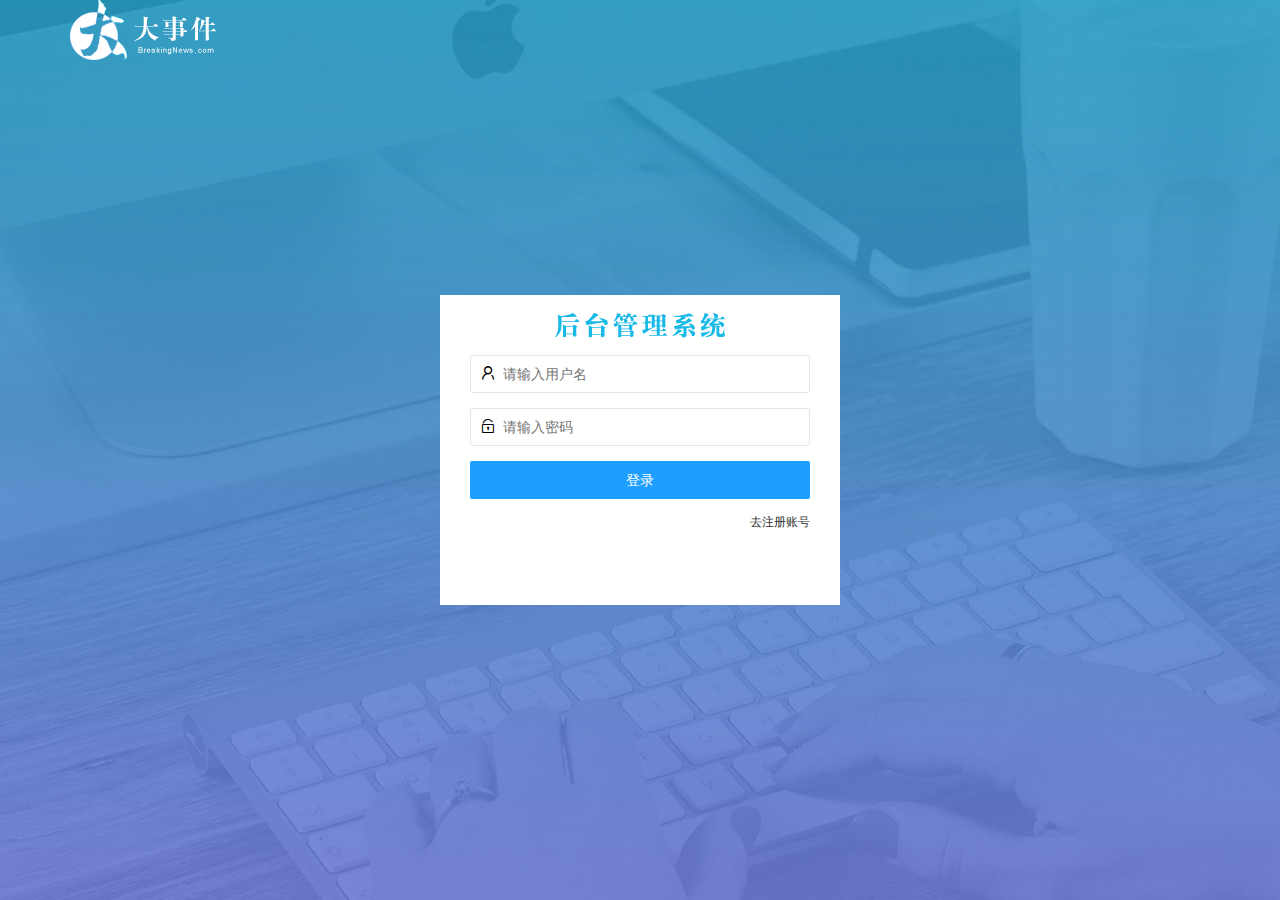
<file: login.html>
<!DOCTYPE html>
<html lang="en">

<head>
    <meta charset="UTF-8" />
    <meta http-equiv="X-UA-Compatible" content="IE=edge" />
    <meta name="viewport" content="width=device-width, initial-scale=1.0" />
    <title>大事件-登录</title>
    <!-- 导入 LayUI 样式 -->
    <link rel="stylesheet" href="/assets/lib/layui/css/layui.css" />
    <!-- 导入自定义样式 -->
    <link rel="stylesheet" href="/assets/css/login.css" />
</head>

<body>
    <!-- 头部 logo 区域 -->
    <div class="layui-main">
        <img src="/assets/images/logo.png" alt="" />
    </div>

    <!-- 登录注册区域 -->
    <div class="loginAndRegBox">
        <!-- 登录标题 -->
        <div class="title-box"></div>
        <!-- 登录 -->
        <div class="login-box">
            <form class="layui-form" id="form_login">

                <!-- 用户名 -->
                <div class="layui-form-item">
                    <i class="layui-icon layui-icon-username"></i>
                    <input type="text"
                           name="username"
                           required lay-verify="required" 
                           placeholder="请输入用户名"
                           autocomplete="off" 
                           class="layui-input" />
                </div>

                <!-- 密码 -->
                <div class="layui-form-item">
                    <i class="layui-icon layui-icon-password"></i>
                    <input type="password" 
                           name="password" 
                           required lay-verify="required|pwd" 
                           placeholder="请输入密码"
                           autocomplete="off" 
                           class="layui-input" />
                </div>

                <!-- 登录按钮 -->
                <div class="layui-form-item">
                    <!-- 注意：表单提交按钮和普通按钮的区别，就是 lay-submit 属性 -->
                    <button class="layui-btn layui-btn-normal layui-btn-fluid" lay-submit>
                        登录
                    </button>
                </div>
                <div class="layui-form-item link">
                    <a href="javascript:;" id="link_reg">去注册账号</a>
                </div>
            </form>
        </div>
        <!-- 注册 -->
        <div class="reg-box">
            <form class="layui-form" id="form_reg">
                <!-- 用户名 -->
                <div class="layui-form-item">
                    <i class="layui-icon layui-icon-username"></i>
                    <input type="text" 
                           name="username" 
                           required lay-verify="required" 
                           placeholder="请输入用户名"
                           autocomplete="off" 
                           class="layui-input" />
                </div>

                <!-- 密码 -->
                <div class="layui-form-item">
                    <i class="layui-icon layui-icon-password"></i>
                    <input type="password" 
                           name="password" 
                           required lay-verify="required|pwd" 
                           placeholder="请输入密码"
                           autocomplete="off" 
                           class="layui-input" />
                </div>

                <!-- 确认密码 -->
                <div class="layui-form-item">
                    <i class="layui-icon layui-icon-password"></i>
                    <input type="password" 
                           name="repassword" 
                           required lay-verify="required|pwd|repwd" 
                           placeholder="再次确认密码"
                           autocomplete="off" 
                           class="layui-input" />
                </div>

                <!-- 注册按钮 -->
                <div class="layui-form-item">
                    <!-- 注意：表单提交按钮和普通按钮的区别，就是 lay-submit 属性 -->
                    <button class="layui-btn layui-btn-normal layui-btn-fluid" lay-submit>
                        注册
                    </button>
                </div>
                <div class="layui-form-item link">
                    <a href="javascript:;" id="link_login">去登录</a>
                </div>
            </form>
        </div>
    </div>
    <script src="/assets/lib/layui/layui.all.js"></script>
    <script src="/assets/lib/jquery.js"></script>
    <script src="/assets/js/baseAPI.js"></script>
    <script src="/assets/js/login.js"></script>
</body>

</html>
</file>
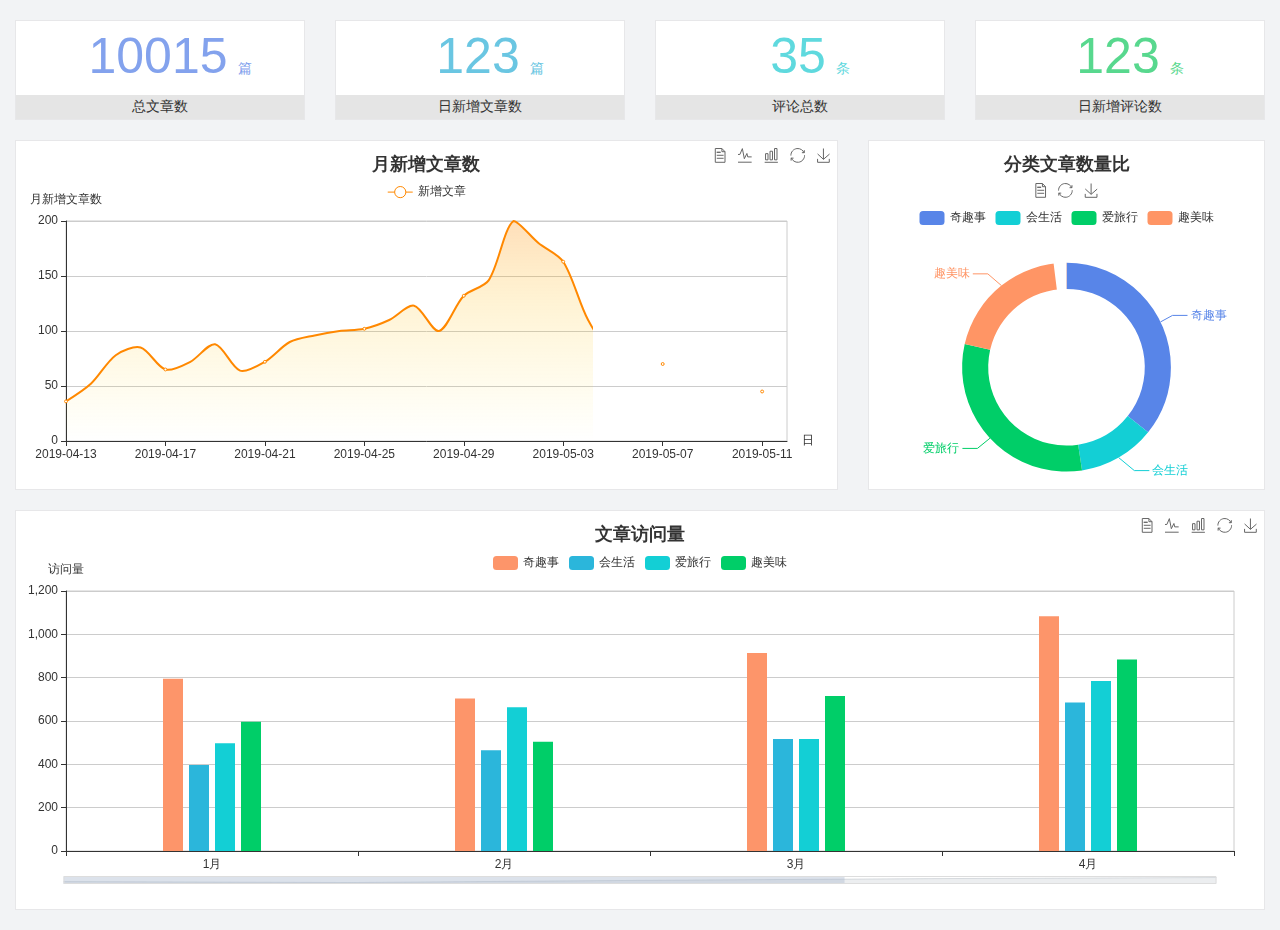
<file: home/dashboard.html>
<!DOCTYPE html>
<html lang="en">

<head>
  <meta charset="UTF-8">
  <meta name="viewport" content="width=device-width, initial-scale=1.0">
  <meta http-equiv="X-UA-Compatible" content="ie=edge">
  <title>图表统计</title>
  <link rel="stylesheet" href="../../assets/lib/bootstrap.css" />
  <link rel="stylesheet" href="../../assets/lib/main.css" />
  <script src="../../assets/lib/jquery.js"></script>
  <script type="text/javascript" src="../../assets/lib/echarts.min.js"></script>
</head>

<body>
  <div class="container-fluid">
    <div class="row spannel_list">
      <div class="col-sm-3 col-xs-6">
        <div class="spannel">
          <em>10015</em><span>篇</span>
          <b>总文章数</b>
        </div>
      </div>
      <div class="col-sm-3 col-xs-6">
        <div class="spannel scolor01">
          <em>123</em><span>篇</span>
          <b>日新增文章数</b>
        </div>
      </div>
      <div class="col-sm-3 col-xs-6">
        <div class="spannel scolor02">
          <em>35</em><span>条</span>
          <b>评论总数</b>
        </div>
      </div>
      <div class="col-sm-3 col-xs-6">
        <div class="spannel scolor03">
          <em>123</em><span>条</span>
          <b>日新增评论数</b>
        </div>
      </div>
    </div>
  </div>

  <div class="container-fluid">
    <div class="row curve-pie">
      <div class="col-lg-8 col-md-8">
        <div class="gragh_pannel" id="curve_show"></div>
      </div>
      <div class="col-lg-4 col-md-4">
        <div class="gragh_pannel" id="pie_show"></div>
      </div>
    </div>
  </div>

  <div class="container-fluid">
    <div class="column_pannel" id="column_show"></div>
  </div>

  <script>
    var oChart = echarts.init(document.getElementById('curve_show'));
    var aList_all = [
      { 'count': 36, 'date': '2019-04-13' },
      { 'count': 52, 'date': '2019-04-14' },
      { 'count': 78, 'date': '2019-04-15' },
      { 'count': 85, 'date': '2019-04-16' },
      { 'count': 65, 'date': '2019-04-17' },
      { 'count': 72, 'date': '2019-04-18' },
      { 'count': 88, 'date': '2019-04-19' },
      { 'count': 64, 'date': '2019-04-20' },
      { 'count': 72, 'date': '2019-04-21' },
      { 'count': 90, 'date': '2019-04-22' },
      { 'count': 96, 'date': '2019-04-23' },
      { 'count': 100, 'date': '2019-04-24' },
      { 'count': 102, 'date': '2019-04-25' },
      { 'count': 110, 'date': '2019-04-26' },
      { 'count': 123, 'date': '2019-04-27' },
      { 'count': 100, 'date': '2019-04-28' },
      { 'count': 132, 'date': '2019-04-29' },
      { 'count': 146, 'date': '2019-04-30' },
      { 'count': 200, 'date': '2019-05-01' },
      { 'count': 180, 'date': '2019-05-02' },
      { 'count': 163, 'date': '2019-05-03' },
      { 'count': 110, 'date': '2019-05-04' },
      { 'count': 80, 'date': '2019-05-05' },
      { 'count': 82, 'date': '2019-05-06' },
      { 'count': 70, 'date': '2019-05-07' },
      { 'count': 65, 'date': '2019-05-08' },
      { 'count': 54, 'date': '2019-05-09' },
      { 'count': 40, 'date': '2019-05-10' },
      { 'count': 45, 'date': '2019-05-11' },
      { 'count': 38, 'date': '2019-05-12' },
    ];

    let aCount = [];
    let aDate = [];

    for (var i = 0; i < aList_all.length; i++) {
      aCount.push(aList_all[i].count);
      aDate.push(aList_all[i].date);
    }

    var chartopt = {
      title: {
        text: '月新增文章数',
        left: 'center',
        top: '10'
      },
      tooltip: {
        trigger: 'axis'
      },
      legend: {
        data: ['新增文章'],
        top: '40'
      },
      toolbox: {
        show: true,
        feature: {
          mark: { show: true },
          dataView: { show: true, readOnly: false },
          magicType: { show: true, type: ['line', 'bar'] },
          restore: { show: true },
          saveAsImage: { show: true }
        }
      },
      calculable: true,
      xAxis: [
        {
          name: '日',
          type: 'category',
          boundaryGap: false,
          data: aDate
        }
      ],
      yAxis: [
        {
          name: '月新增文章数',
          type: 'value'
        }
      ],
      series: [
        {
          name: '新增文章',
          type: 'line',
          smooth: true,
          itemStyle: { normal: { areaStyle: { type: 'default' }, color: '#f80' }, lineStyle: { color: '#f80' } },
          data: aCount
        }],
      areaStyle: {
        normal: {
          color: new echarts.graphic.LinearGradient(0, 0, 0, 1, [{
            offset: 0,
            color: 'rgba(255,136,0,0.39)'
          }, {
            offset: .34,
            color: 'rgba(255,180,0,0.25)'
          }, {
            offset: 1,
            color: 'rgba(255,222,0,0.00)'
          }])

        }
      },
      grid: {
        show: true,
        x: 50,
        x2: 50,
        y: 80,
        height: 220
      }
    };

    oChart.setOption(chartopt);


    var oPie = echarts.init(document.getElementById('pie_show'));
    var oPieopt =
    {
      title: {
        top: 10,
        text: '分类文章数量比',
        x: 'center'
      },
      tooltip: {
        trigger: 'item',
        formatter: "{a} <br/>{b} : {c} ({d}%)"
      },
      color: ['#5885e8', '#13cfd5', '#00ce68', '#ff9565'],
      legend: {
        x: 'center',
        top: 65,
        data: ['奇趣事', '会生活', '爱旅行', '趣美味']
      },
      toolbox: {
        show: true,
        x: 'center',
        top: 35,
        feature: {
          mark: { show: true },
          dataView: { show: true, readOnly: false },
          magicType: {
            show: true,
            type: ['pie', 'funnel'],
            option: {
              funnel: {
                x: '25%',
                width: '50%',
                funnelAlign: 'left',
                max: 1548
              }
            }
          },
          restore: { show: true },
          saveAsImage: { show: true }
        }
      },
      calculable: true,
      series: [
        {
          name: '访问来源',
          type: 'pie',
          radius: ['45%', '60%'],
          center: ['50%', '65%'],
          data: [
            { value: 300, name: '奇趣事' },
            { value: 100, name: '会生活' },
            { value: 260, name: '爱旅行' },
            { value: 180, name: '趣美味' }
          ]
        }
      ]
    };
    oPie.setOption(oPieopt);



    var oColumn = this.echarts.init(document.getElementById('column_show'));
    var oColumnopt =
    {
      title: {
        text: '文章访问量',
        left: 'center',
        top: '10'
      },
      tooltip: {
        trigger: 'axis'
      },
      legend: {
        data: ['奇趣事', '会生活', '爱旅行', '趣美味'],
        top: '40'
      },
      toolbox: {
        show: true,
        feature: {
          mark: { show: true },
          dataView: { show: true, readOnly: false },
          magicType: { show: true, type: ['line', 'bar'] },
          restore: { show: true },
          saveAsImage: { show: true }
        }
      },
      calculable: true,
      xAxis: [
        {
          type: 'category',
          data: ['1月', '2月', '3月', '4月', '5月']
        }
      ],
      yAxis: [
        {
          name: '访问量',
          type: 'value'
        }
      ],
      series: [
        {
          name: '奇趣事',
          type: 'bar',
          barWidth: 20,
          itemStyle: {
            normal: { areaStyle: { type: 'default' }, color: '#fd956a' }
          },
          data: [800, 708, 920, 1090, 1200]
        },
        {
          name: '会生活',
          type: 'bar',
          barWidth: 20,
          itemStyle: {
            normal: { areaStyle: { type: 'default' }, color: '#2bb6db' }
          },
          data: [400, 468, 520, 690, 800]
        },
        {
          name: '爱旅行',
          type: 'bar',
          barWidth: 20,
          itemStyle: {
            normal: { areaStyle: { type: 'default' }, color: '#13cfd5' }
          },
          data: [500, 668, 520, 790, 900]
        },
        {
          name: '趣美味',
          type: 'bar',
          barWidth: 20,
          itemStyle: {
            normal: { areaStyle: { type: 'default' }, color: '#00ce68' }
          },
          data: [600, 508, 720, 890, 1000]
        }
      ],
      grid: {
        show: true,
        x: 50,
        x2: 30,
        y: 80,
        height: 260
      },
      dataZoom: [//给x轴设置滚动条
        {
          start: 0,//默认为0
          end: 100 - 1000 / 31,//默认为100
          type: 'slider',
          show: true,
          xAxisIndex: [0],
          handleSize: 0,//滑动条的 左右2个滑动条的大小
          height: 8,//组件高度
          left: 45, //左边的距离
          right: 50,//右边的距离
          bottom: 26,//右边的距离
          handleColor: '#ddd',//h滑动图标的颜色
          handleStyle: {
            borderColor: "#cacaca",
            borderWidth: "1",
            shadowBlur: 2,
            background: "#ddd",
            shadowColor: "#ddd",
          }
        }]
    };
    oColumn.setOption(oColumnopt);
  </script>
</body>

</html>
</file>
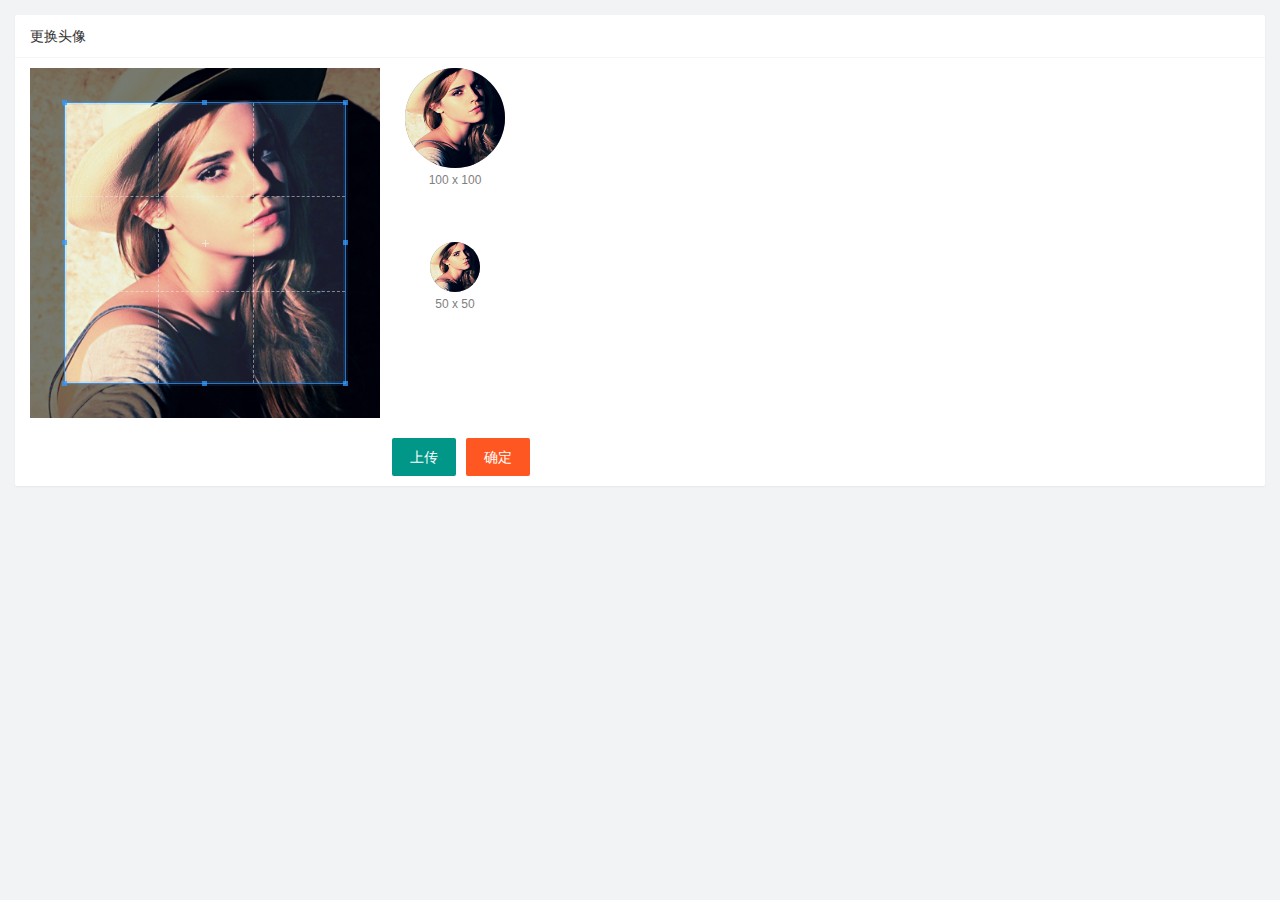
<file: user/user_avatar.html>
<!DOCTYPE html>
<html lang="en">

<head>
    <meta charset="UTF-8" />
    <meta http-equiv="X-UA-Compatible" content="IE=edge" />
    <meta name="viewport" content="width=device-width, initial-scale=1.0" />
    <title>Document</title>
    <link rel="stylesheet" href="/assets/lib/layui/css/layui.css" />
    <link rel="stylesheet" href="/assets/lib/cropper/cropper.css" />
    <link rel="stylesheet" href="/assets/css/user/user_avatar.css" />
</head>

<body>
    <div class="layui-card">
        <div class="layui-card-header">更换头像</div>
        <div class="layui-card-body">
            <!-- 第一行的图片裁剪和预览区域 -->
            <div class="row1">
                <!-- 图片裁剪区域 -->
                <div class="cropper-box">
                    <!-- 这个 img 标签很重要，将来会把它初始化为裁剪区域 -->
                    <img id="image" src="/assets/images/sample.jpg" />
                </div>
                <!-- 图片的预览区域 -->
                <div class="preview-box">
                    <div>
                        <!-- 宽高为 100px 的预览区域 -->
                        <div class="img-preview w100"></div>
                        <p class="size">100 x 100</p>
                    </div>
                    <div>
                        <!-- 宽高为 50px 的预览区域 -->
                        <div class="img-preview w50"></div>
                        <p class="size">50 x 50</p>
                    </div>
                </div>
            </div>
            <!-- 第二行的按钮区域 -->
            <div class="row2">
                <input type="file" name="" id="file">
                <button type="button" class="layui-btn" id="btnChooseImage">上传</button>
                <button type="button" class="layui-btn layui-btn-danger" id="btnUpload">确定</button>
            </div>
        </div>
    </div>
    <script src="/assets/lib/layui/layui.all.js"></script>
    <script src="/assets/lib/jquery.js"></script>
    <script src="/assets/lib/cropper/Cropper.js"></script>
    <script src="/assets/lib/cropper/jquery-cropper.js"></script>
    <script src="/assets/js/baseAPI.js"></script>
    <script src="/assets/js/user/user_avatar.js"></script>
</body>

</html>
</file>
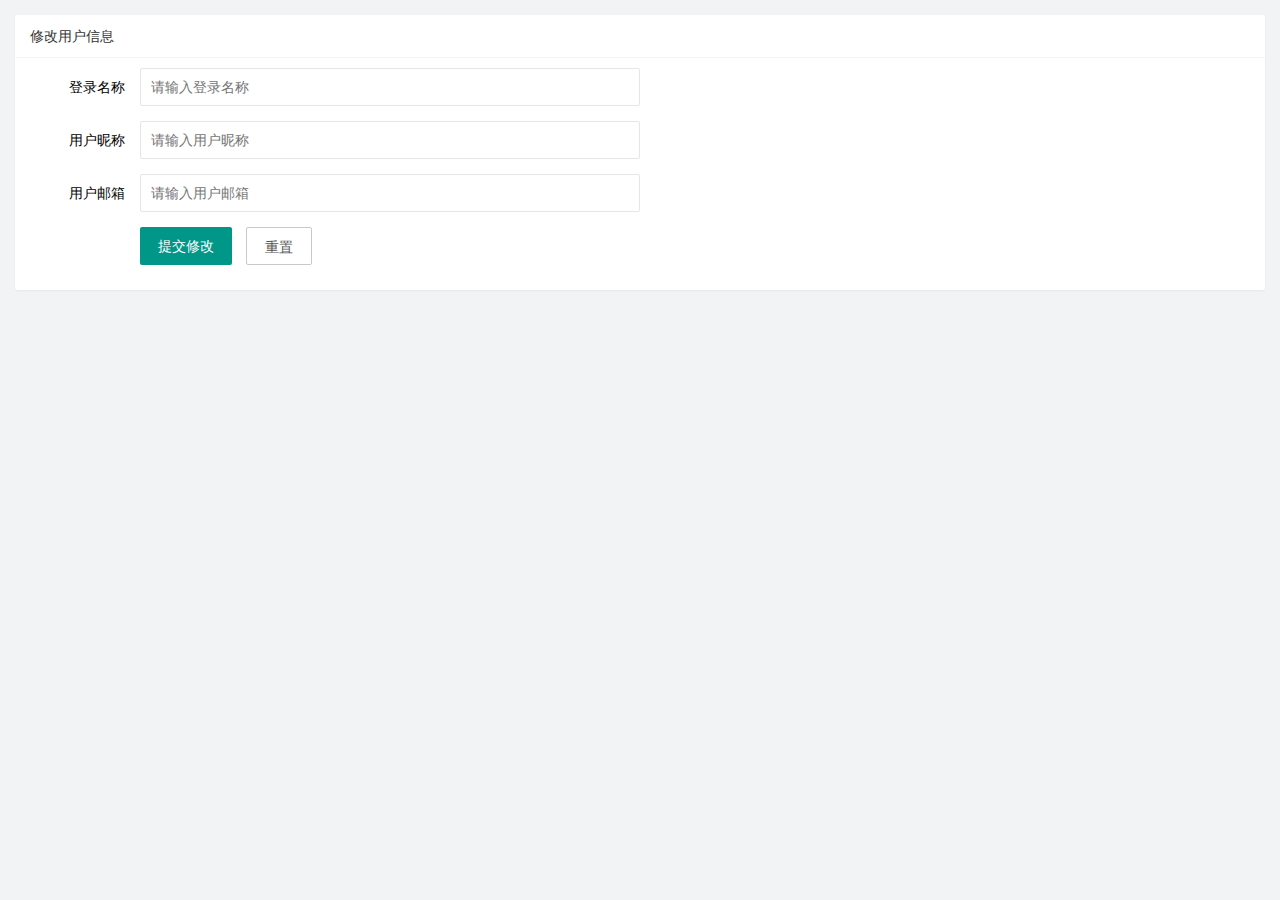
<file: user/user_info.html>
<!DOCTYPE html>
<html lang="en">

<head>
    <meta charset="UTF-8" />
    <meta http-equiv="X-UA-Compatible" content="IE=edge" />
    <meta name="viewport" content="width=device-width, initial-scale=1.0" />
    <title>Document</title>
    <link rel="stylesheet" href="/assets/lib/layui/css/layui.css">
    <link rel="stylesheet" href="/assets/css/user/user_info.css" />
</head>

<body>
    <div class="layui-card">
        <div class="layui-card-header">修改用户信息</div>
        <div class="layui-card-body">
            <!-- form 表单 -->
            <form class="layui-form" action="" lay-filter="formUserInfo">
                <!-- 隐藏域 -->
                <input type="hidden" name="id">
                <div class="layui-form-item">
                    <label class="layui-form-label">登录名称</label>
                    <div class="layui-input-block">
                        <input type="text" name="username" required readonly lay-verify="required" placeholder="请输入登录名称"
                            autocomplete="off" class="layui-input"  />
                    </div>
                </div>
                <div class="layui-form-item">
                    <label class="layui-form-label">用户昵称</label>
                    <div class="layui-input-block">
                        <input type="text" 
                               name="nickname" 
                               required lay-verify="required|nickname" 
                               placeholder="请输入用户昵称"
                               autocomplete="off" 
                               class="layui-input" />
                    </div>
                </div>
                <div class="layui-form-item">
                    <label class="layui-form-label">用户邮箱</label>
                    <div class="layui-input-block">
                        <input type="text" name="email" required lay-verify="required|email" placeholder="请输入用户邮箱"
                            autocomplete="off" class="layui-input" />
                    </div>
                </div>
                <div class="layui-form-item">
                    <div class="layui-input-block">
                        <button class="layui-btn" lay-submit lay-filter="formDemo">提交修改</button>
                        <button type="reset" class="layui-btn layui-btn-primary" id="btnReset">重置</button>
                    </div>
                </div>
            </form>
        </div>


    </div>
    <script src="/assets/lib/layui/layui.all.js"></script>
    <script src="/assets/lib/jquery.js"></script>
    <script src="/assets/js/baseAPI.js"></script>
    <script src="/assets/js/user/user_info.js"></script>
</body>

</html>
</file>
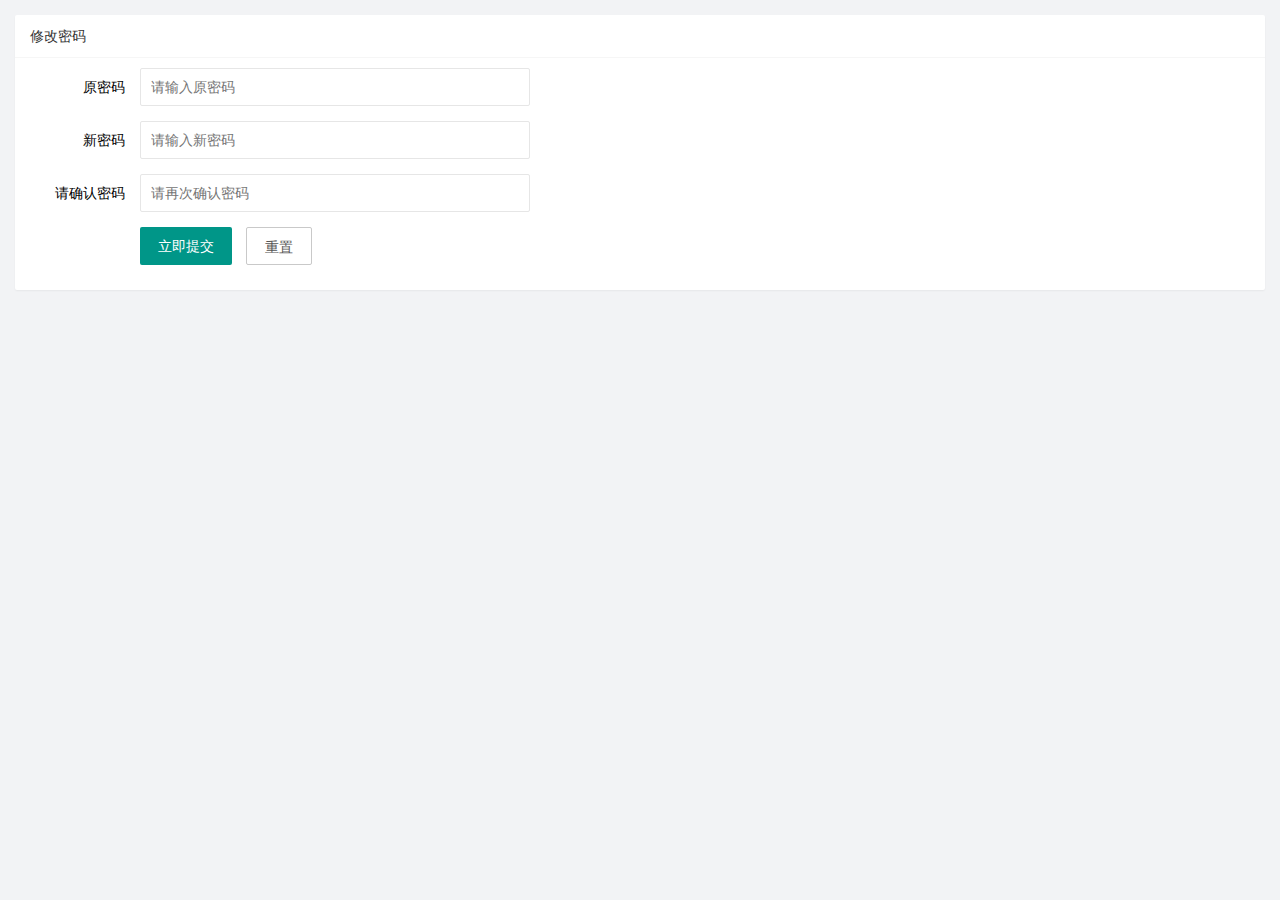
<file: user/user_pwd.html>
<!DOCTYPE html>
<html lang="en">

<head>
    <meta charset="UTF-8" />
    <meta http-equiv="X-UA-Compatible" content="IE=edge" />
    <meta name="viewport" content="width=device-width, initial-scale=1.0" />
    <title>Document</title>
    <link rel="stylesheet" href="/assets/lib/layui/css/layui.css" />
    <link rel="stylesheet" href="/assets/css/user/user_pwd.css" />
</head>

<body>
    <div class="layui-card">
        <div class="layui-card-header">修改密码</div>
        <div class="layui-card-body">
            <form class="layui-form" action="">
                <div class="layui-form-item">
                    <label class="layui-form-label">原密码</label>
                    <div class="layui-input-block">
                        <input type="password" name="oldPwd" required lay-verify="required|pwd" placeholder="请输入原密码"
                            autocomplete="off" class="layui-input" />
                    </div>
                </div>
                <div class="layui-form-item">
                    <label class="layui-form-label">新密码</label>
                    <div class="layui-input-block">
                        <input type="password" name="newPwd" required lay-verify="required|pwd|samePwd"
                            placeholder="请输入新密码" autocomplete="off" class="layui-input" />
                    </div>
                </div>
                <div class="layui-form-item">
                    <label class="layui-form-label">请确认密码</label>
                    <div class="layui-input-block">
                        <input type="password" name="rePwd" required lay-verify="required|pwd|rePwd"
                            placeholder="请再次确认密码" autocomplete="off" class="layui-input" />
                    </div>
                </div>
                <div class="layui-form-item">
                    <div class="layui-input-block">
                        <button class="layui-btn" lay-submit lay-filter="formDemo">
                            立即提交
                        </button>
                        <button type="reset" class="layui-btn layui-btn-primary">
                            重置
                        </button>
                    </div>
                </div>
            </form>
        </div>
    </div>
    <!-- 导入 layui 的 js -->
    <script src="/assets/lib/layui/layui.all.js"></script>
    <!-- 导入 jQuery -->
    <script src="/assets/lib/jquery.js"></script>
    <!-- 导入 baseAPI -->
    <script src="/assets/js/baseAPI.js"></script>
    <!-- 导入自己的 js -->
    <script src="/assets/js/user/user_pwd.js"></script>
</body>

</html>
</file>
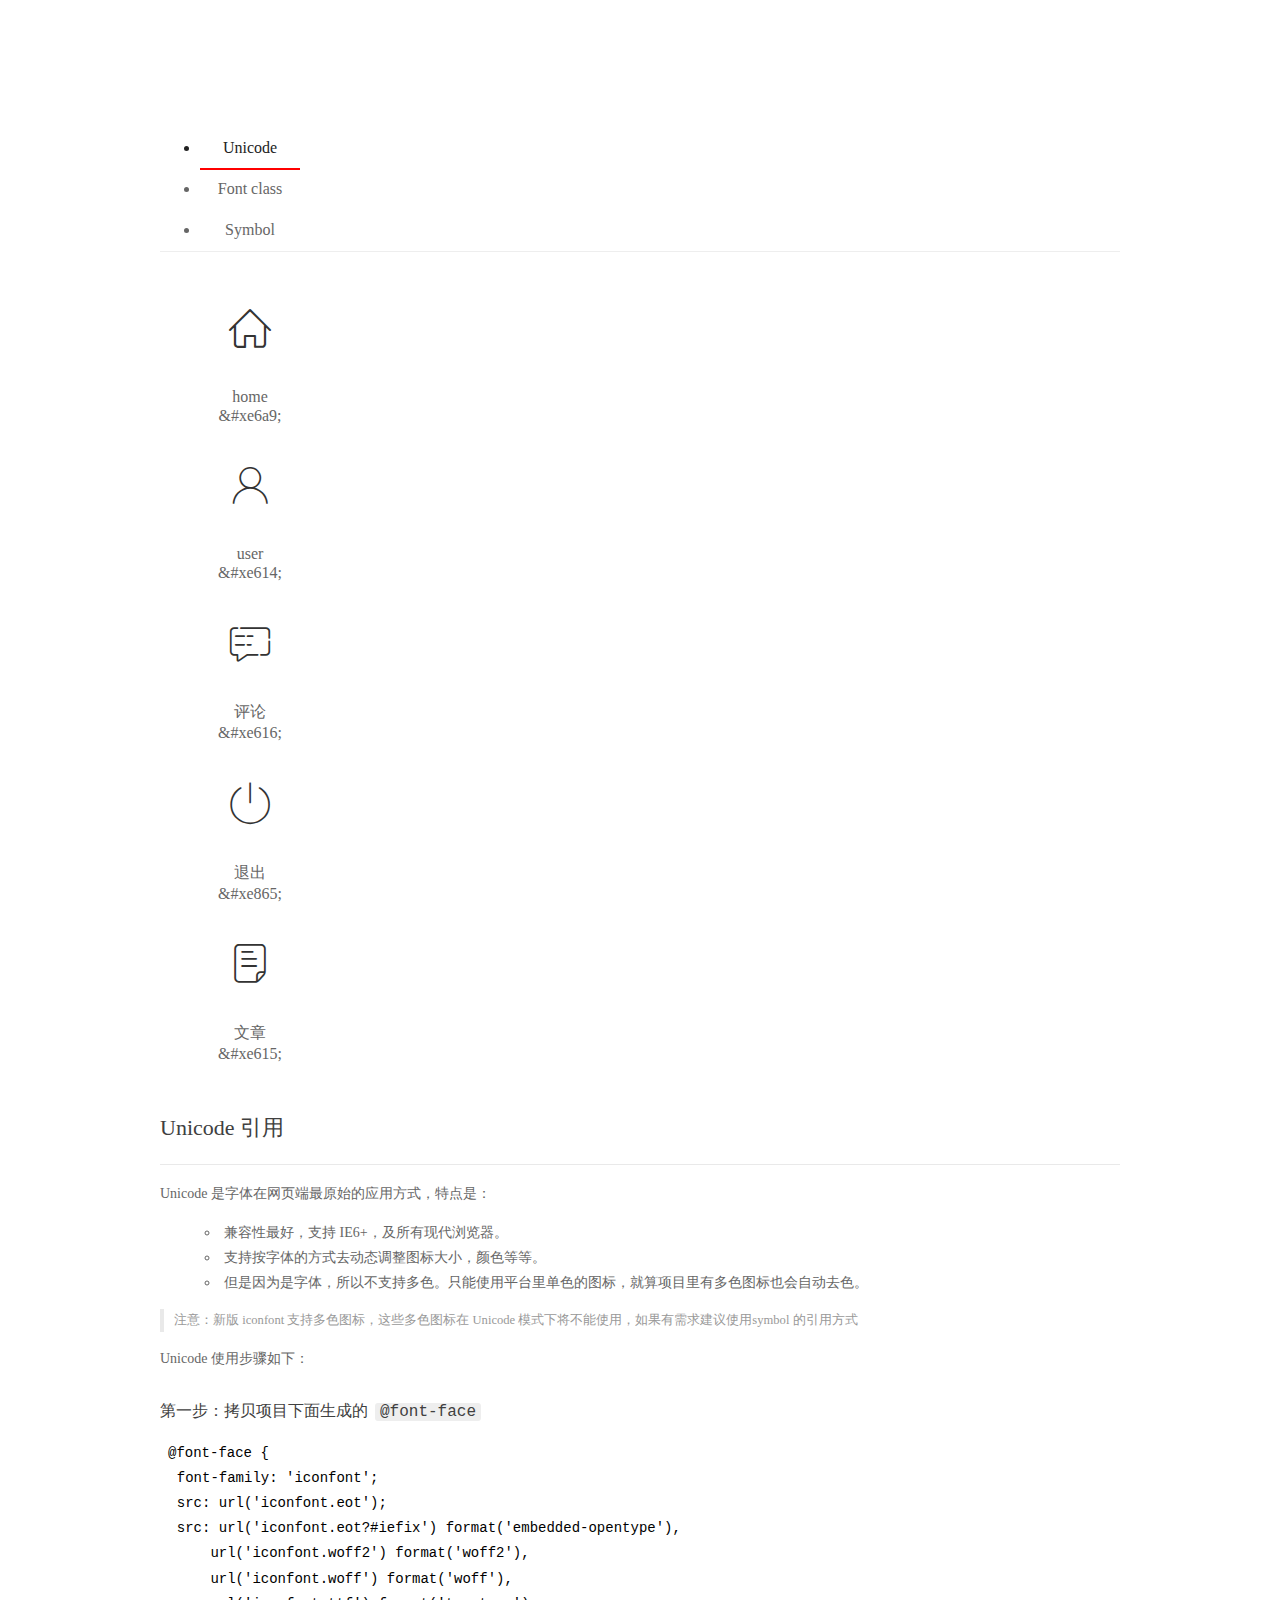
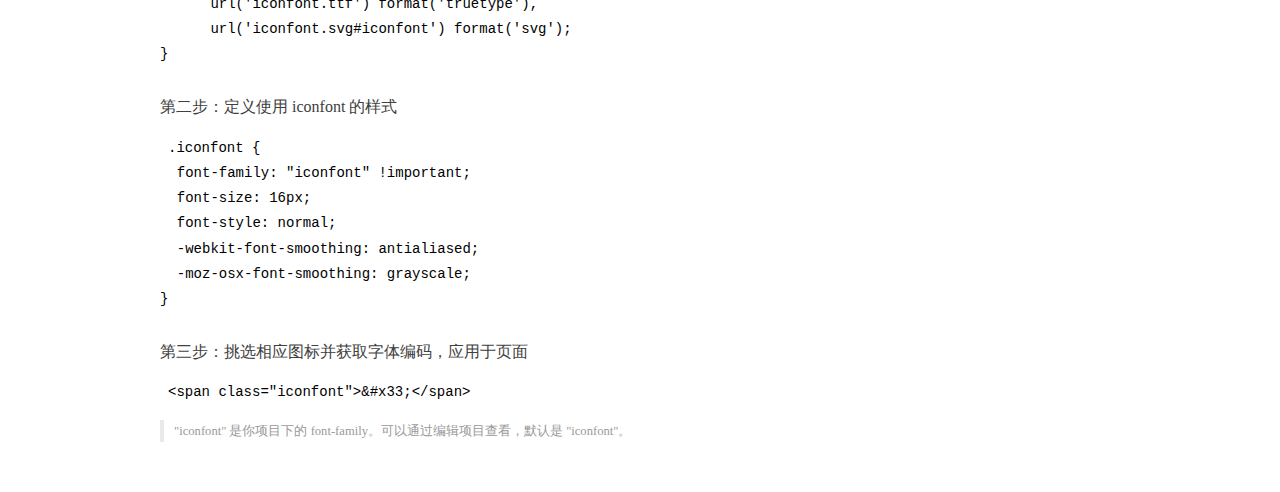
<file: assets/fonts/demo_index.html>
<!DOCTYPE html>
<html>
<head>
  <meta charset="utf-8"/>
  <title>IconFont Demo</title>
  <link rel="shortcut icon" href="https://gtms04.alicdn.com/tps/i4/TB1_oz6GVXXXXaFXpXXJDFnIXXX-64-64.ico" type="image/x-icon"/>
  <link rel="stylesheet" href="https://g.alicdn.com/thx/cube/1.3.2/cube.min.css">
  <link rel="stylesheet" href="demo.css">
  <link rel="stylesheet" href="iconfont.css">
  <script src="iconfont.js"></script>
  <!-- jQuery -->
  <script src="https://a1.alicdn.com/oss/uploads/2018/12/26/7bfddb60-08e8-11e9-9b04-53e73bb6408b.js"></script>
  <!-- 代码高亮 -->
  <script src="https://a1.alicdn.com/oss/uploads/2018/12/26/a3f714d0-08e6-11e9-8a15-ebf944d7534c.js"></script>
</head>
<body>
  <div class="main">
    <h1 class="logo"><a href="https://www.iconfont.cn/" title="iconfont 首页" target="_blank">&#xe86b;</a></h1>
    <div class="nav-tabs">
      <ul id="tabs" class="dib-box">
        <li class="dib active"><span>Unicode</span></li>
        <li class="dib"><span>Font class</span></li>
        <li class="dib"><span>Symbol</span></li>
      </ul>
      
    </div>
    <div class="tab-container">
      <div class="content unicode" style="display: block;">
          <ul class="icon_lists dib-box">
          
            <li class="dib">
              <span class="icon iconfont">&#xe6a9;</span>
                <div class="name">home</div>
                <div class="code-name">&amp;#xe6a9;</div>
              </li>
          
            <li class="dib">
              <span class="icon iconfont">&#xe614;</span>
                <div class="name">user</div>
                <div class="code-name">&amp;#xe614;</div>
              </li>
          
            <li class="dib">
              <span class="icon iconfont">&#xe616;</span>
                <div class="name">评论</div>
                <div class="code-name">&amp;#xe616;</div>
              </li>
          
            <li class="dib">
              <span class="icon iconfont">&#xe865;</span>
                <div class="name">退出</div>
                <div class="code-name">&amp;#xe865;</div>
              </li>
          
            <li class="dib">
              <span class="icon iconfont">&#xe615;</span>
                <div class="name">文章</div>
                <div class="code-name">&amp;#xe615;</div>
              </li>
          
          </ul>
          <div class="article markdown">
          <h2 id="unicode-">Unicode 引用</h2>
          <hr>

          <p>Unicode 是字体在网页端最原始的应用方式，特点是：</p>
          <ul>
            <li>兼容性最好，支持 IE6+，及所有现代浏览器。</li>
            <li>支持按字体的方式去动态调整图标大小，颜色等等。</li>
            <li>但是因为是字体，所以不支持多色。只能使用平台里单色的图标，就算项目里有多色图标也会自动去色。</li>
          </ul>
          <blockquote>
            <p>注意：新版 iconfont 支持多色图标，这些多色图标在 Unicode 模式下将不能使用，如果有需求建议使用symbol 的引用方式</p>
          </blockquote>
          <p>Unicode 使用步骤如下：</p>
          <h3 id="-font-face">第一步：拷贝项目下面生成的 <code>@font-face</code></h3>
<pre><code class="language-css"
>@font-face {
  font-family: 'iconfont';
  src: url('iconfont.eot');
  src: url('iconfont.eot?#iefix') format('embedded-opentype'),
      url('iconfont.woff2') format('woff2'),
      url('iconfont.woff') format('woff'),
      url('iconfont.ttf') format('truetype'),
      url('iconfont.svg#iconfont') format('svg');
}
</code></pre>
          <h3 id="-iconfont-">第二步：定义使用 iconfont 的样式</h3>
<pre><code class="language-css"
>.iconfont {
  font-family: "iconfont" !important;
  font-size: 16px;
  font-style: normal;
  -webkit-font-smoothing: antialiased;
  -moz-osx-font-smoothing: grayscale;
}
</code></pre>
          <h3 id="-">第三步：挑选相应图标并获取字体编码，应用于页面</h3>
<pre>
<code class="language-html"
>&lt;span class="iconfont"&gt;&amp;#x33;&lt;/span&gt;
</code></pre>
          <blockquote>
            <p>"iconfont" 是你项目下的 font-family。可以通过编辑项目查看，默认是 "iconfont"。</p>
          </blockquote>
          </div>
      </div>
      <div class="content font-class">
        <ul class="icon_lists dib-box">
          
          <li class="dib">
            <span class="icon iconfont icon-home"></span>
            <div class="name">
              home
            </div>
            <div class="code-name">.icon-home
            </div>
          </li>
          
          <li class="dib">
            <span class="icon iconfont icon-user"></span>
            <div class="name">
              user
            </div>
            <div class="code-name">.icon-user
            </div>
          </li>
          
          <li class="dib">
            <span class="icon iconfont icon-pinglun"></span>
            <div class="name">
              评论
            </div>
            <div class="code-name">.icon-pinglun
            </div>
          </li>
          
          <li class="dib">
            <span class="icon iconfont icon-tuichu"></span>
            <div class="name">
              退出
            </div>
            <div class="code-name">.icon-tuichu
            </div>
          </li>
          
          <li class="dib">
            <span class="icon iconfont icon-16"></span>
            <div class="name">
              文章
            </div>
            <div class="code-name">.icon-16
            </div>
          </li>
          
        </ul>
        <div class="article markdown">
        <h2 id="font-class-">font-class 引用</h2>
        <hr>

        <p>font-class 是 Unicode 使用方式的一种变种，主要是解决 Unicode 书写不直观，语意不明确的问题。</p>
        <p>与 Unicode 使用方式相比，具有如下特点：</p>
        <ul>
          <li>兼容性良好，支持 IE8+，及所有现代浏览器。</li>
          <li>相比于 Unicode 语意明确，书写更直观。可以很容易分辨这个 icon 是什么。</li>
          <li>因为使用 class 来定义图标，所以当要替换图标时，只需要修改 class 里面的 Unicode 引用。</li>
          <li>不过因为本质上还是使用的字体，所以多色图标还是不支持的。</li>
        </ul>
        <p>使用步骤如下：</p>
        <h3 id="-fontclass-">第一步：引入项目下面生成的 fontclass 代码：</h3>
<pre><code class="language-html">&lt;link rel="stylesheet" href="./iconfont.css"&gt;
</code></pre>
        <h3 id="-">第二步：挑选相应图标并获取类名，应用于页面：</h3>
<pre><code class="language-html">&lt;span class="iconfont icon-xxx"&gt;&lt;/span&gt;
</code></pre>
        <blockquote>
          <p>"
            iconfont" 是你项目下的 font-family。可以通过编辑项目查看，默认是 "iconfont"。</p>
        </blockquote>
      </div>
      </div>
      <div class="content symbol">
          <ul class="icon_lists dib-box">
          
            <li class="dib">
                <svg class="icon svg-icon" aria-hidden="true">
                  <use xlink:href="#icon-home"></use>
                </svg>
                <div class="name">home</div>
                <div class="code-name">#icon-home</div>
            </li>
          
            <li class="dib">
                <svg class="icon svg-icon" aria-hidden="true">
                  <use xlink:href="#icon-user"></use>
                </svg>
                <div class="name">user</div>
                <div class="code-name">#icon-user</div>
            </li>
          
            <li class="dib">
                <svg class="icon svg-icon" aria-hidden="true">
                  <use xlink:href="#icon-pinglun"></use>
                </svg>
                <div class="name">评论</div>
                <div class="code-name">#icon-pinglun</div>
            </li>
          
            <li class="dib">
                <svg class="icon svg-icon" aria-hidden="true">
                  <use xlink:href="#icon-tuichu"></use>
                </svg>
                <div class="name">退出</div>
                <div class="code-name">#icon-tuichu</div>
            </li>
          
            <li class="dib">
                <svg class="icon svg-icon" aria-hidden="true">
                  <use xlink:href="#icon-16"></use>
                </svg>
                <div class="name">文章</div>
                <div class="code-name">#icon-16</div>
            </li>
          
          </ul>
          <div class="article markdown">
          <h2 id="symbol-">Symbol 引用</h2>
          <hr>

          <p>这是一种全新的使用方式，应该说这才是未来的主流，也是平台目前推荐的用法。相关介绍可以参考这篇<a href="">文章</a>
            这种用法其实是做了一个 SVG 的集合，与另外两种相比具有如下特点：</p>
          <ul>
            <li>支持多色图标了，不再受单色限制。</li>
            <li>通过一些技巧，支持像字体那样，通过 <code>font-size</code>, <code>color</code> 来调整样式。</li>
            <li>兼容性较差，支持 IE9+，及现代浏览器。</li>
            <li>浏览器渲染 SVG 的性能一般，还不如 png。</li>
          </ul>
          <p>使用步骤如下：</p>
          <h3 id="-symbol-">第一步：引入项目下面生成的 symbol 代码：</h3>
<pre><code class="language-html">&lt;script src="./iconfont.js"&gt;&lt;/script&gt;
</code></pre>
          <h3 id="-css-">第二步：加入通用 CSS 代码（引入一次就行）：</h3>
<pre><code class="language-html">&lt;style&gt;
.icon {
  width: 1em;
  height: 1em;
  vertical-align: -0.15em;
  fill: currentColor;
  overflow: hidden;
}
&lt;/style&gt;
</code></pre>
          <h3 id="-">第三步：挑选相应图标并获取类名，应用于页面：</h3>
<pre><code class="language-html">&lt;svg class="icon" aria-hidden="true"&gt;
  &lt;use xlink:href="#icon-xxx"&gt;&lt;/use&gt;
&lt;/svg&gt;
</code></pre>
          </div>
      </div>

    </div>
  </div>
  <script>
  $(document).ready(function () {
      $('.tab-container .content:first').show()

      $('#tabs li').click(function (e) {
        var tabContent = $('.tab-container .content')
        var index = $(this).index()

        if ($(this).hasClass('active')) {
          return
        } else {
          $('#tabs li').removeClass('active')
          $(this).addClass('active')

          tabContent.hide().eq(index).fadeIn()
        }
      })
    })
  </script>
</body>
</html>
</file>
<file: assets/lib/layui/css/layui.css>
/** layui-v2.5.5 MIT License By https://www.layui.com */
 .layui-inline,img{display:inline-block;vertical-align:middle}h1,h2,h3,h4,h5,h6{font-weight:400}.layui-edge,.layui-header,.layui-inline,.layui-main{position:relative}.layui-body,.layui-edge,.layui-elip{overflow:hidden}.layui-btn,.layui-edge,.layui-inline,img{vertical-align:middle}.layui-btn,.layui-disabled,.layui-icon,.layui-unselect{-moz-user-select:none;-webkit-user-select:none;-ms-user-select:none}.layui-elip,.layui-form-checkbox span,.layui-form-pane .layui-form-label{text-overflow:ellipsis;white-space:nowrap}.layui-breadcrumb,.layui-tree-btnGroup{visibility:hidden}blockquote,body,button,dd,div,dl,dt,form,h1,h2,h3,h4,h5,h6,input,li,ol,p,pre,td,textarea,th,ul{margin:0;padding:0;-webkit-tap-highlight-color:rgba(0,0,0,0)}a:active,a:hover{outline:0}img{border:none}li{list-style:none}table{border-collapse:collapse;border-spacing:0}h4,h5,h6{font-size:100%}button,input,optgroup,option,select,textarea{font-family:inherit;font-size:inherit;font-style:inherit;font-weight:inherit;outline:0}pre{white-space:pre-wrap;white-space:-moz-pre-wrap;white-space:-pre-wrap;white-space:-o-pre-wrap;word-wrap:break-word}body{line-height:24px;font:14px Helvetica Neue,Helvetica,PingFang SC,Tahoma,Arial,sans-serif}hr{height:1px;margin:10px 0;border:0;clear:both}a{color:#333;text-decoration:none}a:hover{color:#777}a cite{font-style:normal;*cursor:pointer}.layui-border-box,.layui-border-box *{box-sizing:border-box}.layui-box,.layui-box *{box-sizing:content-box}.layui-clear{clear:both;*zoom:1}.layui-clear:after{content:'\20';clear:both;*zoom:1;display:block;height:0}.layui-inline{*display:inline;*zoom:1}.layui-edge{display:inline-block;width:0;height:0;border-width:6px;border-style:dashed;border-color:transparent}.layui-edge-top{top:-4px;border-bottom-color:#999;border-bottom-style:solid}.layui-edge-right{border-left-color:#999;border-left-style:solid}.layui-edge-bottom{top:2px;border-top-color:#999;border-top-style:solid}.layui-edge-left{border-right-color:#999;border-right-style:solid}.layui-disabled,.layui-disabled:hover{color:#d2d2d2!important;cursor:not-allowed!important}.layui-circle{border-radius:100%}.layui-show{display:block!important}.layui-hide{display:none!important}@font-face{font-family:layui-icon;src:url(../font/iconfont.eot?v=250);src:url(../font/iconfont.eot?v=250#iefix) format('embedded-opentype'),url(../font/iconfont.woff2?v=250) format('woff2'),url(../font/iconfont.woff?v=250) format('woff'),url(../font/iconfont.ttf?v=250) format('truetype'),url(../font/iconfont.svg?v=250#layui-icon) format('svg')}.layui-icon{font-family:layui-icon!important;font-size:16px;font-style:normal;-webkit-font-smoothing:antialiased;-moz-osx-font-smoothing:grayscale}.layui-icon-reply-fill:before{content:"\e611"}.layui-icon-set-fill:before{content:"\e614"}.layui-icon-menu-fill:before{content:"\e60f"}.layui-icon-search:before{content:"\e615"}.layui-icon-share:before{content:"\e641"}.layui-icon-set-sm:before{content:"\e620"}.layui-icon-engine:before{content:"\e628"}.layui-icon-close:before{content:"\1006"}.layui-icon-close-fill:before{content:"\1007"}.layui-icon-chart-screen:before{content:"\e629"}.layui-icon-star:before{content:"\e600"}.layui-icon-circle-dot:before{content:"\e617"}.layui-icon-chat:before{content:"\e606"}.layui-icon-release:before{content:"\e609"}.layui-icon-list:before{content:"\e60a"}.layui-icon-chart:before{content:"\e62c"}.layui-icon-ok-circle:before{content:"\1005"}.layui-icon-layim-theme:before{content:"\e61b"}.layui-icon-table:before{content:"\e62d"}.layui-icon-right:before{content:"\e602"}.layui-icon-left:before{content:"\e603"}.layui-icon-cart-simple:before{content:"\e698"}.layui-icon-face-cry:before{content:"\e69c"}.layui-icon-face-smile:before{content:"\e6af"}.layui-icon-survey:before{content:"\e6b2"}.layui-icon-tree:before{content:"\e62e"}.layui-icon-upload-circle:before{content:"\e62f"}.layui-icon-add-circle:before{content:"\e61f"}.layui-icon-download-circle:before{content:"\e601"}.layui-icon-templeate-1:before{content:"\e630"}.layui-icon-util:before{content:"\e631"}.layui-icon-face-surprised:before{content:"\e664"}.layui-icon-edit:before{content:"\e642"}.layui-icon-speaker:before{content:"\e645"}.layui-icon-down:before{content:"\e61a"}.layui-icon-file:before{content:"\e621"}.layui-icon-layouts:before{content:"\e632"}.layui-icon-rate-half:before{content:"\e6c9"}.layui-icon-add-circle-fine:before{content:"\e608"}.layui-icon-prev-circle:before{content:"\e633"}.layui-icon-read:before{content:"\e705"}.layui-icon-404:before{content:"\e61c"}.layui-icon-carousel:before{content:"\e634"}.layui-icon-help:before{content:"\e607"}.layui-icon-code-circle:before{content:"\e635"}.layui-icon-water:before{content:"\e636"}.layui-icon-username:before{content:"\e66f"}.layui-icon-find-fill:before{content:"\e670"}.layui-icon-about:before{content:"\e60b"}.layui-icon-location:before{content:"\e715"}.layui-icon-up:before{content:"\e619"}.layui-icon-pause:before{content:"\e651"}.layui-icon-date:before{content:"\e637"}.layui-icon-layim-uploadfile:before{content:"\e61d"}.layui-icon-delete:before{content:"\e640"}.layui-icon-play:before{content:"\e652"}.layui-icon-top:before{content:"\e604"}.layui-icon-friends:before{content:"\e612"}.layui-icon-refresh-3:before{content:"\e9aa"}.layui-icon-ok:before{content:"\e605"}.layui-icon-layer:before{content:"\e638"}.layui-icon-face-smile-fine:before{content:"\e60c"}.layui-icon-dollar:before{content:"\e659"}.layui-icon-group:before{content:"\e613"}.layui-icon-layim-download:before{content:"\e61e"}.layui-icon-picture-fine:before{content:"\e60d"}.layui-icon-link:before{content:"\e64c"}.layui-icon-diamond:before{content:"\e735"}.layui-icon-log:before{content:"\e60e"}.layui-icon-rate-solid:before{content:"\e67a"}.layui-icon-fonts-del:before{content:"\e64f"}.layui-icon-unlink:before{content:"\e64d"}.layui-icon-fonts-clear:before{content:"\e639"}.layui-icon-triangle-r:before{content:"\e623"}.layui-icon-circle:before{content:"\e63f"}.layui-icon-radio:before{content:"\e643"}.layui-icon-align-center:before{content:"\e647"}.layui-icon-align-right:before{content:"\e648"}.layui-icon-align-left:before{content:"\e649"}.layui-icon-loading-1:before{content:"\e63e"}.layui-icon-return:before{content:"\e65c"}.layui-icon-fonts-strong:before{content:"\e62b"}.layui-icon-upload:before{content:"\e67c"}.layui-icon-dialogue:before{content:"\e63a"}.layui-icon-video:before{content:"\e6ed"}.layui-icon-headset:before{content:"\e6fc"}.layui-icon-cellphone-fine:before{content:"\e63b"}.layui-icon-add-1:before{content:"\e654"}.layui-icon-face-smile-b:before{content:"\e650"}.layui-icon-fonts-html:before{content:"\e64b"}.layui-icon-form:before{content:"\e63c"}.layui-icon-cart:before{content:"\e657"}.layui-icon-camera-fill:before{content:"\e65d"}.layui-icon-tabs:before{content:"\e62a"}.layui-icon-fonts-code:before{content:"\e64e"}.layui-icon-fire:before{content:"\e756"}.layui-icon-set:before{content:"\e716"}.layui-icon-fonts-u:before{content:"\e646"}.layui-icon-triangle-d:before{content:"\e625"}.layui-icon-tips:before{content:"\e702"}.layui-icon-picture:before{content:"\e64a"}.layui-icon-more-vertical:before{content:"\e671"}.layui-icon-flag:before{content:"\e66c"}.layui-icon-loading:before{content:"\e63d"}.layui-icon-fonts-i:before{content:"\e644"}.layui-icon-refresh-1:before{content:"\e666"}.layui-icon-rmb:before{content:"\e65e"}.layui-icon-home:before{content:"\e68e"}.layui-icon-user:before{content:"\e770"}.layui-icon-notice:before{content:"\e667"}.layui-icon-login-weibo:before{content:"\e675"}.layui-icon-voice:before{content:"\e688"}.layui-icon-upload-drag:before{content:"\e681"}.layui-icon-login-qq:before{content:"\e676"}.layui-icon-snowflake:before{content:"\e6b1"}.layui-icon-file-b:before{content:"\e655"}.layui-icon-template:before{content:"\e663"}.layui-icon-auz:before{content:"\e672"}.layui-icon-console:before{content:"\e665"}.layui-icon-app:before{content:"\e653"}.layui-icon-prev:before{content:"\e65a"}.layui-icon-website:before{content:"\e7ae"}.layui-icon-next:before{content:"\e65b"}.layui-icon-component:before{content:"\e857"}.layui-icon-more:before{content:"\e65f"}.layui-icon-login-wechat:before{content:"\e677"}.layui-icon-shrink-right:before{content:"\e668"}.layui-icon-spread-left:before{content:"\e66b"}.layui-icon-camera:before{content:"\e660"}.layui-icon-note:before{content:"\e66e"}.layui-icon-refresh:before{content:"\e669"}.layui-icon-female:before{content:"\e661"}.layui-icon-male:before{content:"\e662"}.layui-icon-password:before{content:"\e673"}.layui-icon-senior:before{content:"\e674"}.layui-icon-theme:before{content:"\e66a"}.layui-icon-tread:before{content:"\e6c5"}.layui-icon-praise:before{content:"\e6c6"}.layui-icon-star-fill:before{content:"\e658"}.layui-icon-rate:before{content:"\e67b"}.layui-icon-template-1:before{content:"\e656"}.layui-icon-vercode:before{content:"\e679"}.layui-icon-cellphone:before{content:"\e678"}.layui-icon-screen-full:before{content:"\e622"}.layui-icon-screen-restore:before{content:"\e758"}.layui-icon-cols:before{content:"\e610"}.layui-icon-export:before{content:"\e67d"}.layui-icon-print:before{content:"\e66d"}.layui-icon-slider:before{content:"\e714"}.layui-icon-addition:before{content:"\e624"}.layui-icon-subtraction:before{content:"\e67e"}.layui-icon-service:before{content:"\e626"}.layui-icon-transfer:before{content:"\e691"}.layui-main{width:1140px;margin:0 auto}.layui-header{z-index:1000;height:60px}.layui-header a:hover{transition:all .5s;-webkit-transition:all .5s}.layui-side{position:fixed;left:0;top:0;bottom:0;z-index:999;width:200px;overflow-x:hidden}.layui-side-scroll{position:relative;width:220px;height:100%;overflow-x:hidden}.layui-body{position:absolute;left:200px;right:0;top:0;bottom:0;z-index:998;width:auto;overflow-y:auto;box-sizing:border-box}.layui-layout-body{overflow:hidden}.layui-layout-admin .layui-header{background-color:#23262E}.layui-layout-admin .layui-side{top:60px;width:200px;overflow-x:hidden}.layui-layout-admin .layui-body{position:fixed;top:60px;bottom:44px}.layui-layout-admin .layui-main{width:auto;margin:0 15px}.layui-layout-admin .layui-footer{position:fixed;left:200px;right:0;bottom:0;height:44px;line-height:44px;padding:0 15px;background-color:#eee}.layui-layout-admin .layui-logo{position:absolute;left:0;top:0;width:200px;height:100%;line-height:60px;text-align:center;color:#009688;font-size:16px}.layui-layout-admin .layui-header .layui-nav{background:0 0}.layui-layout-left{position:absolute!important;left:200px;top:0}.layui-layout-right{position:absolute!important;right:0;top:0}.layui-container{position:relative;margin:0 auto;padding:0 15px;box-sizing:border-box}.layui-fluid{position:relative;margin:0 auto;padding:0 15px}.layui-row:after,.layui-row:before{content:'';display:block;clear:both}.layui-col-lg1,.layui-col-lg10,.layui-col-lg11,.layui-col-lg12,.layui-col-lg2,.layui-col-lg3,.layui-col-lg4,.layui-col-lg5,.layui-col-lg6,.layui-col-lg7,.layui-col-lg8,.layui-col-lg9,.layui-col-md1,.layui-col-md10,.layui-col-md11,.layui-col-md12,.layui-col-md2,.layui-col-md3,.layui-col-md4,.layui-col-md5,.layui-col-md6,.layui-col-md7,.layui-col-md8,.layui-col-md9,.layui-col-sm1,.layui-col-sm10,.layui-col-sm11,.layui-col-sm12,.layui-col-sm2,.layui-col-sm3,.layui-col-sm4,.layui-col-sm5,.layui-col-sm6,.layui-col-sm7,.layui-col-sm8,.layui-col-sm9,.layui-col-xs1,.layui-col-xs10,.layui-col-xs11,.layui-col-xs12,.layui-col-xs2,.layui-col-xs3,.layui-col-xs4,.layui-col-xs5,.layui-col-xs6,.layui-col-xs7,.layui-col-xs8,.layui-col-xs9{position:relative;display:block;box-sizing:border-box}.layui-col-xs1,.layui-col-xs10,.layui-col-xs11,.layui-col-xs12,.layui-col-xs2,.layui-col-xs3,.layui-col-xs4,.layui-col-xs5,.layui-col-xs6,.layui-col-xs7,.layui-col-xs8,.layui-col-xs9{float:left}.layui-col-xs1{width:8.33333333%}.layui-col-xs2{width:16.66666667%}.layui-col-xs3{width:25%}.layui-col-xs4{width:33.33333333%}.layui-col-xs5{width:41.66666667%}.layui-col-xs6{width:50%}.layui-col-xs7{width:58.33333333%}.layui-col-xs8{width:66.66666667%}.layui-col-xs9{width:75%}.layui-col-xs10{width:83.33333333%}.layui-col-xs11{width:91.66666667%}.layui-col-xs12{width:100%}.layui-col-xs-offset1{margin-left:8.33333333%}.layui-col-xs-offset2{margin-left:16.66666667%}.layui-col-xs-offset3{margin-left:25%}.layui-col-xs-offset4{margin-left:33.33333333%}.layui-col-xs-offset5{margin-left:41.66666667%}.layui-col-xs-offset6{margin-left:50%}.layui-col-xs-offset7{margin-left:58.33333333%}.layui-col-xs-offset8{margin-left:66.66666667%}.layui-col-xs-offset9{margin-left:75%}.layui-col-xs-offset10{margin-left:83.33333333%}.layui-col-xs-offset11{margin-left:91.66666667%}.layui-col-xs-offset12{margin-left:100%}@media screen and (max-width:768px){.layui-hide-xs{display:none!important}.layui-show-xs-block{display:block!important}.layui-show-xs-inline{display:inline!important}.layui-show-xs-inline-block{display:inline-block!important}}@media screen and (min-width:768px){.layui-container{width:750px}.layui-hide-sm{display:none!important}.layui-show-sm-block{display:block!important}.layui-show-sm-inline{display:inline!important}.layui-show-sm-inline-block{display:inline-block!important}.layui-col-sm1,.layui-col-sm10,.layui-col-sm11,.layui-col-sm12,.layui-col-sm2,.layui-col-sm3,.layui-col-sm4,.layui-col-sm5,.layui-col-sm6,.layui-col-sm7,.layui-col-sm8,.layui-col-sm9{float:left}.layui-col-sm1{width:8.33333333%}.layui-col-sm2{width:16.66666667%}.layui-col-sm3{width:25%}.layui-col-sm4{width:33.33333333%}.layui-col-sm5{width:41.66666667%}.layui-col-sm6{width:50%}.layui-col-sm7{width:58.33333333%}.layui-col-sm8{width:66.66666667%}.layui-col-sm9{width:75%}.layui-col-sm10{width:83.33333333%}.layui-col-sm11{width:91.66666667%}.layui-col-sm12{width:100%}.layui-col-sm-offset1{margin-left:8.33333333%}.layui-col-sm-offset2{margin-left:16.66666667%}.layui-col-sm-offset3{margin-left:25%}.layui-col-sm-offset4{margin-left:33.33333333%}.layui-col-sm-offset5{margin-left:41.66666667%}.layui-col-sm-offset6{margin-left:50%}.layui-col-sm-offset7{margin-left:58.33333333%}.layui-col-sm-offset8{margin-left:66.66666667%}.layui-col-sm-offset9{margin-left:75%}.layui-col-sm-offset10{margin-left:83.33333333%}.layui-col-sm-offset11{margin-left:91.66666667%}.layui-col-sm-offset12{margin-left:100%}}@media screen and (min-width:992px){.layui-container{width:970px}.layui-hide-md{display:none!important}.layui-show-md-block{display:block!important}.layui-show-md-inline{display:inline!important}.layui-show-md-inline-block{display:inline-block!important}.layui-col-md1,.layui-col-md10,.layui-col-md11,.layui-col-md12,.layui-col-md2,.layui-col-md3,.layui-col-md4,.layui-col-md5,.layui-col-md6,.layui-col-md7,.layui-col-md8,.layui-col-md9{float:left}.layui-col-md1{width:8.33333333%}.layui-col-md2{width:16.66666667%}.layui-col-md3{width:25%}.layui-col-md4{width:33.33333333%}.layui-col-md5{width:41.66666667%}.layui-col-md6{width:50%}.layui-col-md7{width:58.33333333%}.layui-col-md8{width:66.66666667%}.layui-col-md9{width:75%}.layui-col-md10{width:83.33333333%}.layui-col-md11{width:91.66666667%}.layui-col-md12{width:100%}.layui-col-md-offset1{margin-left:8.33333333%}.layui-col-md-offset2{margin-left:16.66666667%}.layui-col-md-offset3{margin-left:25%}.layui-col-md-offset4{margin-left:33.33333333%}.layui-col-md-offset5{margin-left:41.66666667%}.layui-col-md-offset6{margin-left:50%}.layui-col-md-offset7{margin-left:58.33333333%}.layui-col-md-offset8{margin-left:66.66666667%}.layui-col-md-offset9{margin-left:75%}.layui-col-md-offset10{margin-left:83.33333333%}.layui-col-md-offset11{margin-left:91.66666667%}.layui-col-md-offset12{margin-left:100%}}@media screen and (min-width:1200px){.layui-container{width:1170px}.layui-hide-lg{display:none!important}.layui-show-lg-block{display:block!important}.layui-show-lg-inline{display:inline!important}.layui-show-lg-inline-block{display:inline-block!important}.layui-col-lg1,.layui-col-lg10,.layui-col-lg11,.layui-col-lg12,.layui-col-lg2,.layui-col-lg3,.layui-col-lg4,.layui-col-lg5,.layui-col-lg6,.layui-col-lg7,.layui-col-lg8,.layui-col-lg9{float:left}.layui-col-lg1{width:8.33333333%}.layui-col-lg2{width:16.66666667%}.layui-col-lg3{width:25%}.layui-col-lg4{width:33.33333333%}.layui-col-lg5{width:41.66666667%}.layui-col-lg6{width:50%}.layui-col-lg7{width:58.33333333%}.layui-col-lg8{width:66.66666667%}.layui-col-lg9{width:75%}.layui-col-lg10{width:83.33333333%}.layui-col-lg11{width:91.66666667%}.layui-col-lg12{width:100%}.layui-col-lg-offset1{margin-left:8.33333333%}.layui-col-lg-offset2{margin-left:16.66666667%}.layui-col-lg-offset3{margin-left:25%}.layui-col-lg-offset4{margin-left:33.33333333%}.layui-col-lg-offset5{margin-left:41.66666667%}.layui-col-lg-offset6{margin-left:50%}.layui-col-lg-offset7{margin-left:58.33333333%}.layui-col-lg-offset8{margin-left:66.66666667%}.layui-col-lg-offset9{margin-left:75%}.layui-col-lg-offset10{margin-left:83.33333333%}.layui-col-lg-offset11{margin-left:91.66666667%}.layui-col-lg-offset12{margin-left:100%}}.layui-col-space1{margin:-.5px}.layui-col-space1>*{padding:.5px}.layui-col-space3{margin:-1.5px}.layui-col-space3>*{padding:1.5px}.layui-col-space5{margin:-2.5px}.layui-col-space5>*{padding:2.5px}.layui-col-space8{margin:-3.5px}.layui-col-space8>*{padding:3.5px}.layui-col-space10{margin:-5px}.layui-col-space10>*{padding:5px}.layui-col-space12{margin:-6px}.layui-col-space12>*{padding:6px}.layui-col-space15{margin:-7.5px}.layui-col-space15>*{padding:7.5px}.layui-col-space18{margin:-9px}.layui-col-space18>*{padding:9px}.layui-col-space20{margin:-10px}.layui-col-space20>*{padding:10px}.layui-col-space22{margin:-11px}.layui-col-space22>*{padding:11px}.layui-col-space25{margin:-12.5px}.layui-col-space25>*{padding:12.5px}.layui-col-space30{margin:-15px}.layui-col-space30>*{padding:15px}.layui-btn,.layui-input,.layui-select,.layui-textarea,.layui-upload-button{outline:0;-webkit-appearance:none;transition:all .3s;-webkit-transition:all .3s;box-sizing:border-box}.layui-elem-quote{margin-bottom:10px;padding:15px;line-height:22px;border-left:5px solid #009688;border-radius:0 2px 2px 0;background-color:#f2f2f2}.layui-quote-nm{border-style:solid;border-width:1px 1px 1px 5px;background:0 0}.layui-elem-field{margin-bottom:10px;padding:0;border-width:1px;border-style:solid}.layui-elem-field legend{margin-left:20px;padding:0 10px;font-size:20px;font-weight:300}.layui-field-title{margin:10px 0 20px;border-width:1px 0 0}.layui-field-box{padding:10px 15px}.layui-field-title .layui-field-box{padding:10px 0}.layui-progress{position:relative;height:6px;border-radius:20px;background-color:#e2e2e2}.layui-progress-bar{position:absolute;left:0;top:0;width:0;max-width:100%;height:6px;border-radius:20px;text-align:right;background-color:#5FB878;transition:all .3s;-webkit-transition:all .3s}.layui-progress-big,.layui-progress-big .layui-progress-bar{height:18px;line-height:18px}.layui-progress-text{position:relative;top:-20px;line-height:18px;font-size:12px;color:#666}.layui-progress-big .layui-progress-text{position:static;padding:0 10px;color:#fff}.layui-collapse{border-width:1px;border-style:solid;border-radius:2px}.layui-colla-content,.layui-colla-item{border-top-width:1px;border-top-style:solid}.layui-colla-item:first-child{border-top:none}.layui-colla-title{position:relative;height:42px;line-height:42px;padding:0 15px 0 35px;color:#333;background-color:#f2f2f2;cursor:pointer;font-size:14px;overflow:hidden}.layui-colla-content{display:none;padding:10px 15px;line-height:22px;color:#666}.layui-colla-icon{position:absolute;left:15px;top:0;font-size:14px}.layui-card{margin-bottom:15px;border-radius:2px;background-color:#fff;box-shadow:0 1px 2px 0 rgba(0,0,0,.05)}.layui-card:last-child{margin-bottom:0}.layui-card-header{position:relative;height:42px;line-height:42px;padding:0 15px;border-bottom:1px solid #f6f6f6;color:#333;border-radius:2px 2px 0 0;font-size:14px}.layui-bg-black,.layui-bg-blue,.layui-bg-cyan,.layui-bg-green,.layui-bg-orange,.layui-bg-red{color:#fff!important}.layui-card-body{position:relative;padding:10px 15px;line-height:24px}.layui-card-body[pad15]{padding:15px}.layui-card-body[pad20]{padding:20px}.layui-card-body .layui-table{margin:5px 0}.layui-card .layui-tab{margin:0}.layui-panel-window{position:relative;padding:15px;border-radius:0;border-top:5px solid #E6E6E6;background-color:#fff}.layui-auxiliar-moving{position:fixed;left:0;right:0;top:0;bottom:0;width:100%;height:100%;background:0 0;z-index:9999999999}.layui-form-label,.layui-form-mid,.layui-form-select,.layui-input-block,.layui-input-inline,.layui-textarea{position:relative}.layui-bg-red{background-color:#FF5722!important}.layui-bg-orange{background-color:#FFB800!important}.layui-bg-green{background-color:#009688!important}.layui-bg-cyan{background-color:#2F4056!important}.layui-bg-blue{background-color:#1E9FFF!important}.layui-bg-black{background-color:#393D49!important}.layui-bg-gray{background-color:#eee!important;color:#666!important}.layui-badge-rim,.layui-colla-content,.layui-colla-item,.layui-collapse,.layui-elem-field,.layui-form-pane .layui-form-item[pane],.layui-form-pane .layui-form-label,.layui-input,.layui-layedit,.layui-layedit-tool,.layui-quote-nm,.layui-select,.layui-tab-bar,.layui-tab-card,.layui-tab-title,.layui-tab-title .layui-this:after,.layui-textarea{border-color:#e6e6e6}.layui-timeline-item:before,hr{background-color:#e6e6e6}.layui-text{line-height:22px;font-size:14px;color:#666}.layui-text h1,.layui-text h2,.layui-text h3{font-weight:500;color:#333}.layui-text h1{font-size:30px}.layui-text h2{font-size:24px}.layui-text h3{font-size:18px}.layui-text a:not(.layui-btn){color:#01AAED}.layui-text a:not(.layui-btn):hover{text-decoration:underline}.layui-text ul{padding:5px 0 5px 15px}.layui-text ul li{margin-top:5px;list-style-type:disc}.layui-text em,.layui-word-aux{color:#999!important;padding:0 5px!important}.layui-btn{display:inline-block;height:38px;line-height:38px;padding:0 18px;background-color:#009688;color:#fff;white-space:nowrap;text-align:center;font-size:14px;border:none;border-radius:2px;cursor:pointer}.layui-btn:hover{opacity:.8;filter:alpha(opacity=80);color:#fff}.layui-btn:active{opacity:1;filter:alpha(opacity=100)}.layui-btn+.layui-btn{margin-left:10px}.layui-btn-container{font-size:0}.layui-btn-container .layui-btn{margin-right:10px;margin-bottom:10px}.layui-btn-container .layui-btn+.layui-btn{margin-left:0}.layui-table .layui-btn-container .layui-btn{margin-bottom:9px}.layui-btn-radius{border-radius:100px}.layui-btn .layui-icon{margin-right:3px;font-size:18px;vertical-align:bottom;vertical-align:middle\9}.layui-btn-primary{border:1px solid #C9C9C9;background-color:#fff;color:#555}.layui-btn-primary:hover{border-color:#009688;color:#333}.layui-btn-normal{background-color:#1E9FFF}.layui-btn-warm{background-color:#FFB800}.layui-btn-danger{background-color:#FF5722}.layui-btn-checked{background-color:#5FB878}.layui-btn-disabled,.layui-btn-disabled:active,.layui-btn-disabled:hover{border:1px solid #e6e6e6;background-color:#FBFBFB;color:#C9C9C9;cursor:not-allowed;opacity:1}.layui-btn-lg{height:44px;line-height:44px;padding:0 25px;font-size:16px}.layui-btn-sm{height:30px;line-height:30px;padding:0 10px;font-size:12px}.layui-btn-sm i{font-size:16px!important}.layui-btn-xs{height:22px;line-height:22px;padding:0 5px;font-size:12px}.layui-btn-xs i{font-size:14px!important}.layui-btn-group{display:inline-block;vertical-align:middle;font-size:0}.layui-btn-group .layui-btn{margin-left:0!important;margin-right:0!important;border-left:1px solid rgba(255,255,255,.5);border-radius:0}.layui-btn-group .layui-btn-primary{border-left:none}.layui-btn-group .layui-btn-primary:hover{border-color:#C9C9C9;color:#009688}.layui-btn-group .layui-btn:first-child{border-left:none;border-radius:2px 0 0 2px}.layui-btn-group .layui-btn-primary:first-child{border-left:1px solid #c9c9c9}.layui-btn-group .layui-btn:last-child{border-radius:0 2px 2px 0}.layui-btn-group .layui-btn+.layui-btn{margin-left:0}.layui-btn-group+.layui-btn-group{margin-left:10px}.layui-btn-fluid{width:100%}.layui-input,.layui-select,.layui-textarea{height:38px;line-height:1.3;line-height:38px\9;border-width:1px;border-style:solid;background-color:#fff;border-radius:2px}.layui-input::-webkit-input-placeholder,.layui-select::-webkit-input-placeholder,.layui-textarea::-webkit-input-placeholder{line-height:1.3}.layui-input,.layui-textarea{display:block;width:100%;padding-left:10px}.layui-input:hover,.layui-textarea:hover{border-color:#D2D2D2!important}.layui-input:focus,.layui-textarea:focus{border-color:#C9C9C9!important}.layui-textarea{min-height:100px;height:auto;line-height:20px;padding:6px 10px;resize:vertical}.layui-select{padding:0 10px}.layui-form input[type=checkbox],.layui-form input[type=radio],.layui-form select{display:none}.layui-form [lay-ignore]{display:initial}.layui-form-item{margin-bottom:15px;clear:both;*zoom:1}.layui-form-item:after{content:'\20';clear:both;*zoom:1;display:block;height:0}.layui-form-label{float:left;display:block;padding:9px 15px;width:80px;font-weight:400;line-height:20px;text-align:right}.layui-form-label-col{display:block;float:none;padding:9px 0;line-height:20px;text-align:left}.layui-form-item .layui-inline{margin-bottom:5px;margin-right:10px}.layui-input-block{margin-left:110px;min-height:36px}.layui-input-inline{display:inline-block;vertical-align:middle}.layui-form-item .layui-input-inline{float:left;width:190px;margin-right:10px}.layui-form-text .layui-input-inline{width:auto}.layui-form-mid{float:left;display:block;padding:9px 0!important;line-height:20px;margin-right:10px}.layui-form-danger+.layui-form-select .layui-input,.layui-form-danger:focus{border-color:#FF5722!important}.layui-form-select .layui-input{padding-right:30px;cursor:pointer}.layui-form-select .layui-edge{position:absolute;right:10px;top:50%;margin-top:-3px;cursor:pointer;border-width:6px;border-top-color:#c2c2c2;border-top-style:solid;transition:all .3s;-webkit-transition:all .3s}.layui-form-select dl{display:none;position:absolute;left:0;top:42px;padding:5px 0;z-index:899;min-width:100%;border:1px solid #d2d2d2;max-height:300px;overflow-y:auto;background-color:#fff;border-radius:2px;box-shadow:0 2px 4px rgba(0,0,0,.12);box-sizing:border-box}.layui-form-select dl dd,.layui-form-select dl dt{padding:0 10px;line-height:36px;white-space:nowrap;overflow:hidden;text-overflow:ellipsis}.layui-form-select dl dt{font-size:12px;color:#999}.layui-form-select dl dd{cursor:pointer}.layui-form-select dl dd:hover{background-color:#f2f2f2;-webkit-transition:.5s all;transition:.5s all}.layui-form-select .layui-select-group dd{padding-left:20px}.layui-form-select dl dd.layui-select-tips{padding-left:10px!important;color:#999}.layui-form-select dl dd.layui-this{background-color:#5FB878;color:#fff}.layui-form-checkbox,.layui-form-select dl dd.layui-disabled{background-color:#fff}.layui-form-selected dl{display:block}.layui-form-checkbox,.layui-form-checkbox *,.layui-form-switch{display:inline-block;vertical-align:middle}.layui-form-selected .layui-edge{margin-top:-9px;-webkit-transform:rotate(180deg);transform:rotate(180deg);margin-top:-3px\9}:root .layui-form-selected .layui-edge{margin-top:-9px\0/IE9}.layui-form-selectup dl{top:auto;bottom:42px}.layui-select-none{margin:5px 0;text-align:center;color:#999}.layui-select-disabled .layui-disabled{border-color:#eee!important}.layui-select-disabled .layui-edge{border-top-color:#d2d2d2}.layui-form-checkbox{position:relative;height:30px;line-height:30px;margin-right:10px;padding-right:30px;cursor:pointer;font-size:0;-webkit-transition:.1s linear;transition:.1s linear;box-sizing:border-box}.layui-form-checkbox span{padding:0 10px;height:100%;font-size:14px;border-radius:2px 0 0 2px;background-color:#d2d2d2;color:#fff;overflow:hidden}.layui-form-checkbox:hover span{background-color:#c2c2c2}.layui-form-checkbox i{position:absolute;right:0;top:0;width:30px;height:28px;border:1px solid #d2d2d2;border-left:none;border-radius:0 2px 2px 0;color:#fff;font-size:20px;text-align:center}.layui-form-checkbox:hover i{border-color:#c2c2c2;color:#c2c2c2}.layui-form-checked,.layui-form-checked:hover{border-color:#5FB878}.layui-form-checked span,.layui-form-checked:hover span{background-color:#5FB878}.layui-form-checked i,.layui-form-checked:hover i{color:#5FB878}.layui-form-item .layui-form-checkbox{margin-top:4px}.layui-form-checkbox[lay-skin=primary]{height:auto!important;line-height:normal!important;min-width:18px;min-height:18px;border:none!important;margin-right:0;padding-left:28px;padding-right:0;background:0 0}.layui-form-checkbox[lay-skin=primary] span{padding-left:0;padding-right:15px;line-height:18px;background:0 0;color:#666}.layui-form-checkbox[lay-skin=primary] i{right:auto;left:0;width:16px;height:16px;line-height:16px;border:1px solid #d2d2d2;font-size:12px;border-radius:2px;background-color:#fff;-webkit-transition:.1s linear;transition:.1s linear}.layui-form-checkbox[lay-skin=primary]:hover i{border-color:#5FB878;color:#fff}.layui-form-checked[lay-skin=primary] i{border-color:#5FB878!important;background-color:#5FB878;color:#fff}.layui-checkbox-disbaled[lay-skin=primary] span{background:0 0!important;color:#c2c2c2}.layui-checkbox-disbaled[lay-skin=primary]:hover i{border-color:#d2d2d2}.layui-form-item .layui-form-checkbox[lay-skin=primary]{margin-top:10px}.layui-form-switch{position:relative;height:22px;line-height:22px;min-width:35px;padding:0 5px;margin-top:8px;border:1px solid #d2d2d2;border-radius:20px;cursor:pointer;background-color:#fff;-webkit-transition:.1s linear;transition:.1s linear}.layui-form-switch i{position:absolute;left:5px;top:3px;width:16px;height:16px;border-radius:20px;background-color:#d2d2d2;-webkit-transition:.1s linear;transition:.1s linear}.layui-form-switch em{position:relative;top:0;width:25px;margin-left:21px;padding:0!important;text-align:center!important;color:#999!important;font-style:normal!important;font-size:12px}.layui-form-onswitch{border-color:#5FB878;background-color:#5FB878}.layui-checkbox-disbaled,.layui-checkbox-disbaled i{border-color:#e2e2e2!important}.layui-form-onswitch i{left:100%;margin-left:-21px;background-color:#fff}.layui-form-onswitch em{margin-left:5px;margin-right:21px;color:#fff!important}.layui-checkbox-disbaled span{background-color:#e2e2e2!important}.layui-checkbox-disbaled:hover i{color:#fff!important}[lay-radio]{display:none}.layui-form-radio,.layui-form-radio *{display:inline-block;vertical-align:middle}.layui-form-radio{line-height:28px;margin:6px 10px 0 0;padding-right:10px;cursor:pointer;font-size:0}.layui-form-radio *{font-size:14px}.layui-form-radio>i{margin-right:8px;font-size:22px;color:#c2c2c2}.layui-form-radio>i:hover,.layui-form-radioed>i{color:#5FB878}.layui-radio-disbaled>i{color:#e2e2e2!important}.layui-form-pane .layui-form-label{width:110px;padding:8px 15px;height:38px;line-height:20px;border-width:1px;border-style:solid;border-radius:2px 0 0 2px;text-align:center;background-color:#FBFBFB;overflow:hidden;box-sizing:border-box}.layui-form-pane .layui-input-inline{margin-left:-1px}.layui-form-pane .layui-input-block{margin-left:110px;left:-1px}.layui-form-pane .layui-input{border-radius:0 2px 2px 0}.layui-form-pane .layui-form-text .layui-form-label{float:none;width:100%;border-radius:2px;box-sizing:border-box;text-align:left}.layui-form-pane .layui-form-text .layui-input-inline{display:block;margin:0;top:-1px;clear:both}.layui-form-pane .layui-form-text .layui-input-block{margin:0;left:0;top:-1px}.layui-form-pane .layui-form-text .layui-textarea{min-height:100px;border-radius:0 0 2px 2px}.layui-form-pane .layui-form-checkbox{margin:4px 0 4px 10px}.layui-form-pane .layui-form-radio,.layui-form-pane .layui-form-switch{margin-top:6px;margin-left:10px}.layui-form-pane .layui-form-item[pane]{position:relative;border-width:1px;border-style:solid}.layui-form-pane .layui-form-item[pane] .layui-form-label{position:absolute;left:0;top:0;height:100%;border-width:0 1px 0 0}.layui-form-pane .layui-form-item[pane] .layui-input-inline{margin-left:110px}@media screen and (max-width:450px){.layui-form-item .layui-form-label{text-overflow:ellipsis;overflow:hidden;white-space:nowrap}.layui-form-item .layui-inline{display:block;margin-right:0;margin-bottom:20px;clear:both}.layui-form-item .layui-inline:after{content:'\20';clear:both;display:block;height:0}.layui-form-item .layui-input-inline{display:block;float:none;left:-3px;width:auto;margin:0 0 10px 112px}.layui-form-item .layui-input-inline+.layui-form-mid{margin-left:110px;top:-5px;padding:0}.layui-form-item .layui-form-checkbox{margin-right:5px;margin-bottom:5px}}.layui-layedit{border-width:1px;border-style:solid;border-radius:2px}.layui-layedit-tool{padding:3px 5px;border-bottom-width:1px;border-bottom-style:solid;font-size:0}.layedit-tool-fixed{position:fixed;top:0;border-top:1px solid #e2e2e2}.layui-layedit-tool .layedit-tool-mid,.layui-layedit-tool .layui-icon{display:inline-block;vertical-align:middle;text-align:center;font-size:14px}.layui-layedit-tool .layui-icon{position:relative;width:32px;height:30px;line-height:30px;margin:3px 5px;color:#777;cursor:pointer;border-radius:2px}.layui-layedit-tool .layui-icon:hover{color:#393D49}.layui-layedit-tool .layui-icon:active{color:#000}.layui-layedit-tool .layedit-tool-active{background-color:#e2e2e2;color:#000}.layui-layedit-tool .layui-disabled,.layui-layedit-tool .layui-disabled:hover{color:#d2d2d2;cursor:not-allowed}.layui-layedit-tool .layedit-tool-mid{width:1px;height:18px;margin:0 10px;background-color:#d2d2d2}.layedit-tool-html{width:50px!important;font-size:30px!important}.layedit-tool-b,.layedit-tool-code,.layedit-tool-help{font-size:16px!important}.layedit-tool-d,.layedit-tool-face,.layedit-tool-image,.layedit-tool-unlink{font-size:18px!important}.layedit-tool-image input{position:absolute;font-size:0;left:0;top:0;width:100%;height:100%;opacity:.01;filter:Alpha(opacity=1);cursor:pointer}.layui-layedit-iframe iframe{display:block;width:100%}#LAY_layedit_code{overflow:hidden}.layui-laypage{display:inline-block;*display:inline;*zoom:1;vertical-align:middle;margin:10px 0;font-size:0}.layui-laypage>a:first-child,.layui-laypage>a:first-child em{border-radius:2px 0 0 2px}.layui-laypage>a:last-child,.layui-laypage>a:last-child em{border-radius:0 2px 2px 0}.layui-laypage>:first-child{margin-left:0!important}.layui-laypage>:last-child{margin-right:0!important}.layui-laypage a,.layui-laypage button,.layui-laypage input,.layui-laypage select,.layui-laypage span{border:1px solid #e2e2e2}.layui-laypage a,.layui-laypage span{display:inline-block;*display:inline;*zoom:1;vertical-align:middle;padding:0 15px;height:28px;line-height:28px;margin:0 -1px 5px 0;background-color:#fff;color:#333;font-size:12px}.layui-flow-more a *,.layui-laypage input,.layui-table-view select[lay-ignore]{display:inline-block}.layui-laypage a:hover{color:#009688}.layui-laypage em{font-style:normal}.layui-laypage .layui-laypage-spr{color:#999;font-weight:700}.layui-laypage a{text-decoration:none}.layui-laypage .layui-laypage-curr{position:relative}.layui-laypage .layui-laypage-curr em{position:relative;color:#fff}.layui-laypage .layui-laypage-curr .layui-laypage-em{position:absolute;left:-1px;top:-1px;padding:1px;width:100%;height:100%;background-color:#009688}.layui-laypage-em{border-radius:2px}.layui-laypage-next em,.layui-laypage-prev em{font-family:Sim sun;font-size:16px}.layui-laypage .layui-laypage-count,.layui-laypage .layui-laypage-limits,.layui-laypage .layui-laypage-refresh,.layui-laypage .layui-laypage-skip{margin-left:10px;margin-right:10px;padding:0;border:none}.layui-laypage .layui-laypage-limits,.layui-laypage .layui-laypage-refresh{vertical-align:top}.layui-laypage .layui-laypage-refresh i{font-size:18px;cursor:pointer}.layui-laypage select{height:22px;padding:3px;border-radius:2px;cursor:pointer}.layui-laypage .layui-laypage-skip{height:30px;line-height:30px;color:#999}.layui-laypage button,.layui-laypage input{height:30px;line-height:30px;border-radius:2px;vertical-align:top;background-color:#fff;box-sizing:border-box}.layui-laypage input{width:40px;margin:0 10px;padding:0 3px;text-align:center}.layui-laypage input:focus,.layui-laypage select:focus{border-color:#009688!important}.layui-laypage button{margin-left:10px;padding:0 10px;cursor:pointer}.layui-table,.layui-table-view{margin:10px 0}.layui-flow-more{margin:10px 0;text-align:center;color:#999;font-size:14px}.layui-flow-more a{height:32px;line-height:32px}.layui-flow-more a *{vertical-align:top}.layui-flow-more a cite{padding:0 20px;border-radius:3px;background-color:#eee;color:#333;font-style:normal}.layui-flow-more a cite:hover{opacity:.8}.layui-flow-more a i{font-size:30px;color:#737383}.layui-table{width:100%;background-color:#fff;color:#666}.layui-table tr{transition:all .3s;-webkit-transition:all .3s}.layui-table th{text-align:left;font-weight:400}.layui-table tbody tr:hover,.layui-table thead tr,.layui-table-click,.layui-table-header,.layui-table-hover,.layui-table-mend,.layui-table-patch,.layui-table-tool,.layui-table-total,.layui-table-total tr,.layui-table[lay-even] tr:nth-child(even){background-color:#f2f2f2}.layui-table td,.layui-table th,.layui-table-col-set,.layui-table-fixed-r,.layui-table-grid-down,.layui-table-header,.layui-table-page,.layui-table-tips-main,.layui-table-tool,.layui-table-total,.layui-table-view,.layui-table[lay-skin=line],.layui-table[lay-skin=row]{border-width:1px;border-style:solid;border-color:#e6e6e6}.layui-table td,.layui-table th{position:relative;padding:9px 15px;min-height:20px;line-height:20px;font-size:14px}.layui-table[lay-skin=line] td,.layui-table[lay-skin=line] th{border-width:0 0 1px}.layui-table[lay-skin=row] td,.layui-table[lay-skin=row] th{border-width:0 1px 0 0}.layui-table[lay-skin=nob] td,.layui-table[lay-skin=nob] th{border:none}.layui-table img{max-width:100px}.layui-table[lay-size=lg] td,.layui-table[lay-size=lg] th{padding:15px 30px}.layui-table-view .layui-table[lay-size=lg] .layui-table-cell{height:40px;line-height:40px}.layui-table[lay-size=sm] td,.layui-table[lay-size=sm] th{font-size:12px;padding:5px 10px}.layui-table-view .layui-table[lay-size=sm] .layui-table-cell{height:20px;line-height:20px}.layui-table[lay-data]{display:none}.layui-table-box{position:relative;overflow:hidden}.layui-table-view .layui-table{position:relative;width:auto;margin:0}.layui-table-view .layui-table[lay-skin=line]{border-width:0 1px 0 0}.layui-table-view .layui-table[lay-skin=row]{border-width:0 0 1px}.layui-table-view .layui-table td,.layui-table-view .layui-table th{padding:5px 0;border-top:none;border-left:none}.layui-table-view .layui-table th.layui-unselect .layui-table-cell span{cursor:pointer}.layui-table-view .layui-table td{cursor:default}.layui-table-view .layui-table td[data-edit=text]{cursor:text}.layui-table-view .layui-form-checkbox[lay-skin=primary] i{width:18px;height:18px}.layui-table-view .layui-form-radio{line-height:0;padding:0}.layui-table-view .layui-form-radio>i{margin:0;font-size:20px}.layui-table-init{position:absolute;left:0;top:0;width:100%;height:100%;text-align:center;z-index:110}.layui-table-init .layui-icon{position:absolute;left:50%;top:50%;margin:-15px 0 0 -15px;font-size:30px;color:#c2c2c2}.layui-table-header{border-width:0 0 1px;overflow:hidden}.layui-table-header .layui-table{margin-bottom:-1px}.layui-table-tool .layui-inline[lay-event]{position:relative;width:26px;height:26px;padding:5px;line-height:16px;margin-right:10px;text-align:center;color:#333;border:1px solid #ccc;cursor:pointer;-webkit-transition:.5s all;transition:.5s all}.layui-table-tool .layui-inline[lay-event]:hover{border:1px solid #999}.layui-table-tool-temp{padding-right:120px}.layui-table-tool-self{position:absolute;right:17px;top:10px}.layui-table-tool .layui-table-tool-self .layui-inline[lay-event]{margin:0 0 0 10px}.layui-table-tool-panel{position:absolute;top:29px;left:-1px;padding:5px 0;min-width:150px;min-height:40px;border:1px solid #d2d2d2;text-align:left;overflow-y:auto;background-color:#fff;box-shadow:0 2px 4px rgba(0,0,0,.12)}.layui-table-cell,.layui-table-tool-panel li{overflow:hidden;text-overflow:ellipsis;white-space:nowrap}.layui-table-tool-panel li{padding:0 10px;line-height:30px;-webkit-transition:.5s all;transition:.5s all}.layui-table-tool-panel li .layui-form-checkbox[lay-skin=primary]{width:100%;padding-left:28px}.layui-table-tool-panel li:hover{background-color:#f2f2f2}.layui-table-tool-panel li .layui-form-checkbox[lay-skin=primary] i{position:absolute;left:0;top:0}.layui-table-tool-panel li .layui-form-checkbox[lay-skin=primary] span{padding:0}.layui-table-tool .layui-table-tool-self .layui-table-tool-panel{left:auto;right:-1px}.layui-table-col-set{position:absolute;right:0;top:0;width:20px;height:100%;border-width:0 0 0 1px;background-color:#fff}.layui-table-sort{width:10px;height:20px;margin-left:5px;cursor:pointer!important}.layui-table-sort .layui-edge{position:absolute;left:5px;border-width:5px}.layui-table-sort .layui-table-sort-asc{top:3px;border-top:none;border-bottom-style:solid;border-bottom-color:#b2b2b2}.layui-table-sort .layui-table-sort-asc:hover{border-bottom-color:#666}.layui-table-sort .layui-table-sort-desc{bottom:5px;border-bottom:none;border-top-style:solid;border-top-color:#b2b2b2}.layui-table-sort .layui-table-sort-desc:hover{border-top-color:#666}.layui-table-sort[lay-sort=asc] .layui-table-sort-asc{border-bottom-color:#000}.layui-table-sort[lay-sort=desc] .layui-table-sort-desc{border-top-color:#000}.layui-table-cell{height:28px;line-height:28px;padding:0 15px;position:relative;box-sizing:border-box}.layui-table-cell .layui-form-checkbox[lay-skin=primary]{top:-1px;padding:0}.layui-table-cell .layui-table-link{color:#01AAED}.laytable-cell-checkbox,.laytable-cell-numbers,.laytable-cell-radio,.laytable-cell-space{padding:0;text-align:center}.layui-table-body{position:relative;overflow:auto;margin-right:-1px;margin-bottom:-1px}.layui-table-body .layui-none{line-height:26px;padding:15px;text-align:center;color:#999}.layui-table-fixed{position:absolute;left:0;top:0;z-index:101}.layui-table-fixed .layui-table-body{overflow:hidden}.layui-table-fixed-l{box-shadow:0 -1px 8px rgba(0,0,0,.08)}.layui-table-fixed-r{left:auto;right:-1px;border-width:0 0 0 1px;box-shadow:-1px 0 8px rgba(0,0,0,.08)}.layui-table-fixed-r .layui-table-header{position:relative;overflow:visible}.layui-table-mend{position:absolute;right:-49px;top:0;height:100%;width:50px}.layui-table-tool{position:relative;z-index:890;width:100%;min-height:50px;line-height:30px;padding:10px 15px;border-width:0 0 1px}.layui-table-tool .layui-btn-container{margin-bottom:-10px}.layui-table-page,.layui-table-total{border-width:1px 0 0;margin-bottom:-1px;overflow:hidden}.layui-table-page{position:relative;width:100%;padding:7px 7px 0;height:41px;font-size:12px;white-space:nowrap}.layui-table-page>div{height:26px}.layui-table-page .layui-laypage{margin:0}.layui-table-page .layui-laypage a,.layui-table-page .layui-laypage span{height:26px;line-height:26px;margin-bottom:10px;border:none;background:0 0}.layui-table-page .layui-laypage a,.layui-table-page .layui-laypage span.layui-laypage-curr{padding:0 12px}.layui-table-page .layui-laypage span{margin-left:0;padding:0}.layui-table-page .layui-laypage .layui-laypage-prev{margin-left:-7px!important}.layui-table-page .layui-laypage .layui-laypage-curr .layui-laypage-em{left:0;top:0;padding:0}.layui-table-page .layui-laypage button,.layui-table-page .layui-laypage input{height:26px;line-height:26px}.layui-table-page .layui-laypage input{width:40px}.layui-table-page .layui-laypage button{padding:0 10px}.layui-table-page select{height:18px}.layui-table-patch .layui-table-cell{padding:0;width:30px}.layui-table-edit{position:absolute;left:0;top:0;width:100%;height:100%;padding:0 14px 1px;border-radius:0;box-shadow:1px 1px 20px rgba(0,0,0,.15)}.layui-table-edit:focus{border-color:#5FB878!important}select.layui-table-edit{padding:0 0 0 10px;border-color:#C9C9C9}.layui-table-view .layui-form-checkbox,.layui-table-view .layui-form-radio,.layui-table-view .layui-form-switch{top:0;margin:0;box-sizing:content-box}.layui-table-view .layui-form-checkbox{top:-1px;height:26px;line-height:26px}.layui-table-view .layui-form-checkbox i{height:26px}.layui-table-grid .layui-table-cell{overflow:visible}.layui-table-grid-down{position:absolute;top:0;right:0;width:26px;height:100%;padding:5px 0;border-width:0 0 0 1px;text-align:center;background-color:#fff;color:#999;cursor:pointer}.layui-table-grid-down .layui-icon{position:absolute;top:50%;left:50%;margin:-8px 0 0 -8px}.layui-table-grid-down:hover{background-color:#fbfbfb}body .layui-table-tips .layui-layer-content{background:0 0;padding:0;box-shadow:0 1px 6px rgba(0,0,0,.12)}.layui-table-tips-main{margin:-44px 0 0 -1px;max-height:150px;padding:8px 15px;font-size:14px;overflow-y:scroll;background-color:#fff;color:#666}.layui-table-tips-c{position:absolute;right:-3px;top:-13px;width:20px;height:20px;padding:3px;cursor:pointer;background-color:#666;border-radius:50%;color:#fff}.layui-table-tips-c:hover{background-color:#777}.layui-table-tips-c:before{position:relative;right:-2px}.layui-upload-file{display:none!important;opacity:.01;filter:Alpha(opacity=1)}.layui-upload-drag,.layui-upload-form,.layui-upload-wrap{display:inline-block}.layui-upload-list{margin:10px 0}.layui-upload-choose{padding:0 10px;color:#999}.layui-upload-drag{position:relative;padding:30px;border:1px dashed #e2e2e2;background-color:#fff;text-align:center;cursor:pointer;color:#999}.layui-upload-drag .layui-icon{font-size:50px;color:#009688}.layui-upload-drag[lay-over]{border-color:#009688}.layui-upload-iframe{position:absolute;width:0;height:0;border:0;visibility:hidden}.layui-upload-wrap{position:relative;vertical-align:middle}.layui-upload-wrap .layui-upload-file{display:block!important;position:absolute;left:0;top:0;z-index:10;font-size:100px;width:100%;height:100%;opacity:.01;filter:Alpha(opacity=1);cursor:pointer}.layui-transfer-active,.layui-transfer-box{display:inline-block;vertical-align:middle}.layui-transfer-box,.layui-transfer-header,.layui-transfer-search{border-width:0;border-style:solid;border-color:#e6e6e6}.layui-transfer-box{position:relative;border-width:1px;width:200px;height:360px;border-radius:2px;background-color:#fff}.layui-transfer-box .layui-form-checkbox{width:100%;margin:0!important}.layui-transfer-header{height:38px;line-height:38px;padding:0 10px;border-bottom-width:1px}.layui-transfer-search{position:relative;padding:10px;border-bottom-width:1px}.layui-transfer-search .layui-input{height:32px;padding-left:30px;font-size:12px}.layui-transfer-search .layui-icon-search{position:absolute;left:20px;top:50%;margin-top:-8px;color:#666}.layui-transfer-active{margin:0 15px}.layui-transfer-active .layui-btn{display:block;margin:0;padding:0 15px;background-color:#5FB878;border-color:#5FB878;color:#fff}.layui-transfer-active .layui-btn-disabled{background-color:#FBFBFB;border-color:#e6e6e6;color:#C9C9C9}.layui-transfer-active .layui-btn:first-child{margin-bottom:15px}.layui-transfer-active .layui-btn .layui-icon{margin:0;font-size:14px!important}.layui-transfer-data{padding:5px 0;overflow:auto}.layui-transfer-data li{height:32px;line-height:32px;padding:0 10px}.layui-transfer-data li:hover{background-color:#f2f2f2;transition:.5s all}.layui-transfer-data .layui-none{padding:15px 10px;text-align:center;color:#999}.layui-nav{position:relative;padding:0 20px;background-color:#393D49;color:#fff;border-radius:2px;font-size:0;box-sizing:border-box}.layui-nav *{font-size:14px}.layui-nav .layui-nav-item{position:relative;display:inline-block;*display:inline;*zoom:1;vertical-align:middle;line-height:60px}.layui-nav .layui-nav-item a{display:block;padding:0 20px;color:#fff;color:rgba(255,255,255,.7);transition:all .3s;-webkit-transition:all .3s}.layui-nav .layui-this:after,.layui-nav-bar,.layui-nav-tree .layui-nav-itemed:after{position:absolute;left:0;top:0;width:0;height:5px;background-color:#5FB878;transition:all .2s;-webkit-transition:all .2s}.layui-nav-bar{z-index:1000}.layui-nav .layui-nav-item a:hover,.layui-nav .layui-this a{color:#fff}.layui-nav .layui-this:after{content:'';top:auto;bottom:0;width:100%}.layui-nav-img{width:30px;height:30px;margin-right:10px;border-radius:50%}.layui-nav .layui-nav-more{content:'';width:0;height:0;border-style:solid dashed dashed;border-color:#fff transparent transparent;overflow:hidden;cursor:pointer;transition:all .2s;-webkit-transition:all .2s;position:absolute;top:50%;right:3px;margin-top:-3px;border-width:6px;border-top-color:rgba(255,255,255,.7)}.layui-nav .layui-nav-mored,.layui-nav-itemed>a .layui-nav-more{margin-top:-9px;border-style:dashed dashed solid;border-color:transparent transparent #fff}.layui-nav-child{display:none;position:absolute;left:0;top:65px;min-width:100%;line-height:36px;padding:5px 0;box-shadow:0 2px 4px rgba(0,0,0,.12);border:1px solid #d2d2d2;background-color:#fff;z-index:100;border-radius:2px;white-space:nowrap}.layui-nav .layui-nav-child a{color:#333}.layui-nav .layui-nav-child a:hover{background-color:#f2f2f2;color:#000}.layui-nav-child dd{position:relative}.layui-nav .layui-nav-child dd.layui-this a,.layui-nav-child dd.layui-this{background-color:#5FB878;color:#fff}.layui-nav-child dd.layui-this:after{display:none}.layui-nav-tree{width:200px;padding:0}.layui-nav-tree .layui-nav-item{display:block;width:100%;line-height:45px}.layui-nav-tree .layui-nav-item a{position:relative;height:45px;line-height:45px;text-overflow:ellipsis;overflow:hidden;white-space:nowrap}.layui-nav-tree .layui-nav-item a:hover{background-color:#4E5465}.layui-nav-tree .layui-nav-bar{width:5px;height:0;background-color:#009688}.layui-nav-tree .layui-nav-child dd.layui-this,.layui-nav-tree .layui-nav-child dd.layui-this a,.layui-nav-tree .layui-this,.layui-nav-tree .layui-this>a,.layui-nav-tree .layui-this>a:hover{background-color:#009688;color:#fff}.layui-nav-tree .layui-this:after{display:none}.layui-nav-itemed>a,.layui-nav-tree .layui-nav-title a,.layui-nav-tree .layui-nav-title a:hover{color:#fff!important}.layui-nav-tree .layui-nav-child{position:relative;z-index:0;top:0;border:none;box-shadow:none}.layui-nav-tree .layui-nav-child a{height:40px;line-height:40px;color:#fff;color:rgba(255,255,255,.7)}.layui-nav-tree .layui-nav-child,.layui-nav-tree .layui-nav-child a:hover{background:0 0;color:#fff}.layui-nav-tree .layui-nav-more{right:10px}.layui-nav-itemed>.layui-nav-child{display:block;padding:0;background-color:rgba(0,0,0,.3)!important}.layui-nav-itemed>.layui-nav-child>.layui-this>.layui-nav-child{display:block}.layui-nav-side{position:fixed;top:0;bottom:0;left:0;overflow-x:hidden;z-index:999}.layui-bg-blue .layui-nav-bar,.layui-bg-blue .layui-nav-itemed:after,.layui-bg-blue .layui-this:after{background-color:#93D1FF}.layui-bg-blue .layui-nav-child dd.layui-this{background-color:#1E9FFF}.layui-bg-blue .layui-nav-itemed>a,.layui-nav-tree.layui-bg-blue .layui-nav-title a,.layui-nav-tree.layui-bg-blue .layui-nav-title a:hover{background-color:#007DDB!important}.layui-breadcrumb{font-size:0}.layui-breadcrumb>*{font-size:14px}.layui-breadcrumb a{color:#999!important}.layui-breadcrumb a:hover{color:#5FB878!important}.layui-breadcrumb a cite{color:#666;font-style:normal}.layui-breadcrumb span[lay-separator]{margin:0 10px;color:#999}.layui-tab{margin:10px 0;text-align:left!important}.layui-tab[overflow]>.layui-tab-title{overflow:hidden}.layui-tab-title{position:relative;left:0;height:40px;white-space:nowrap;font-size:0;border-bottom-width:1px;border-bottom-style:solid;transition:all .2s;-webkit-transition:all .2s}.layui-tab-title li{display:inline-block;*display:inline;*zoom:1;vertical-align:middle;font-size:14px;transition:all .2s;-webkit-transition:all .2s;position:relative;line-height:40px;min-width:65px;padding:0 15px;text-align:center;cursor:pointer}.layui-tab-title li a{display:block}.layui-tab-title .layui-this{color:#000}.layui-tab-title .layui-this:after{position:absolute;left:0;top:0;content:'';width:100%;height:41px;border-width:1px;border-style:solid;border-bottom-color:#fff;border-radius:2px 2px 0 0;box-sizing:border-box;pointer-events:none}.layui-tab-bar{position:absolute;right:0;top:0;z-index:10;width:30px;height:39px;line-height:39px;border-width:1px;border-style:solid;border-radius:2px;text-align:center;background-color:#fff;cursor:pointer}.layui-tab-bar .layui-icon{position:relative;display:inline-block;top:3px;transition:all .3s;-webkit-transition:all .3s}.layui-tab-item{display:none}.layui-tab-more{padding-right:30px;height:auto!important;white-space:normal!important}.layui-tab-more li.layui-this:after{border-bottom-color:#e2e2e2;border-radius:2px}.layui-tab-more .layui-tab-bar .layui-icon{top:-2px;top:3px\9;-webkit-transform:rotate(180deg);transform:rotate(180deg)}:root .layui-tab-more .layui-tab-bar .layui-icon{top:-2px\0/IE9}.layui-tab-content{padding:10px}.layui-tab-title li .layui-tab-close{position:relative;display:inline-block;width:18px;height:18px;line-height:20px;margin-left:8px;top:1px;text-align:center;font-size:14px;color:#c2c2c2;transition:all .2s;-webkit-transition:all .2s}.layui-tab-title li .layui-tab-close:hover{border-radius:2px;background-color:#FF5722;color:#fff}.layui-tab-brief>.layui-tab-title .layui-this{color:#009688}.layui-tab-brief>.layui-tab-more li.layui-this:after,.layui-tab-brief>.layui-tab-title .layui-this:after{border:none;border-radius:0;border-bottom:2px solid #5FB878}.layui-tab-brief[overflow]>.layui-tab-title .layui-this:after{top:-1px}.layui-tab-card{border-width:1px;border-style:solid;border-radius:2px;box-shadow:0 2px 5px 0 rgba(0,0,0,.1)}.layui-tab-card>.layui-tab-title{background-color:#f2f2f2}.layui-tab-card>.layui-tab-title li{margin-right:-1px;margin-left:-1px}.layui-tab-card>.layui-tab-title .layui-this{background-color:#fff}.layui-tab-card>.layui-tab-title .layui-this:after{border-top:none;border-width:1px;border-bottom-color:#fff}.layui-tab-card>.layui-tab-title .layui-tab-bar{height:40px;line-height:40px;border-radius:0;border-top:none;border-right:none}.layui-tab-card>.layui-tab-more .layui-this{background:0 0;color:#5FB878}.layui-tab-card>.layui-tab-more .layui-this:after{border:none}.layui-timeline{padding-left:5px}.layui-timeline-item{position:relative;padding-bottom:20px}.layui-timeline-axis{position:absolute;left:-5px;top:0;z-index:10;width:20px;height:20px;line-height:20px;background-color:#fff;color:#5FB878;border-radius:50%;text-align:center;cursor:pointer}.layui-timeline-axis:hover{color:#FF5722}.layui-timeline-item:before{content:'';position:absolute;left:5px;top:0;z-index:0;width:1px;height:100%}.layui-timeline-item:last-child:before{display:none}.layui-timeline-item:first-child:before{display:block}.layui-timeline-content{padding-left:25px}.layui-timeline-title{position:relative;margin-bottom:10px}.layui-badge,.layui-badge-dot,.layui-badge-rim{position:relative;display:inline-block;padding:0 6px;font-size:12px;text-align:center;background-color:#FF5722;color:#fff;border-radius:2px}.layui-badge{height:18px;line-height:18px}.layui-badge-dot{width:8px;height:8px;padding:0;border-radius:50%}.layui-badge-rim{height:18px;line-height:18px;border-width:1px;border-style:solid;background-color:#fff;color:#666}.layui-btn .layui-badge,.layui-btn .layui-badge-dot{margin-left:5px}.layui-nav .layui-badge,.layui-nav .layui-badge-dot{position:absolute;top:50%;margin:-8px 6px 0}.layui-tab-title .layui-badge,.layui-tab-title .layui-badge-dot{left:5px;top:-2px}.layui-carousel{position:relative;left:0;top:0;background-color:#f8f8f8}.layui-carousel>[carousel-item]{position:relative;width:100%;height:100%;overflow:hidden}.layui-carousel>[carousel-item]:before{position:absolute;content:'\e63d';left:50%;top:50%;width:100px;line-height:20px;margin:-10px 0 0 -50px;text-align:center;color:#c2c2c2;font-family:layui-icon!important;font-size:30px;font-style:normal;-webkit-font-smoothing:antialiased;-moz-osx-font-smoothing:grayscale}.layui-carousel>[carousel-item]>*{display:none;position:absolute;left:0;top:0;width:100%;height:100%;background-color:#f8f8f8;transition-duration:.3s;-webkit-transition-duration:.3s}.layui-carousel-updown>*{-webkit-transition:.3s ease-in-out up;transition:.3s ease-in-out up}.layui-carousel-arrow{display:none\9;opacity:0;position:absolute;left:10px;top:50%;margin-top:-18px;width:36px;height:36px;line-height:36px;text-align:center;font-size:20px;border:0;border-radius:50%;background-color:rgba(0,0,0,.2);color:#fff;-webkit-transition-duration:.3s;transition-duration:.3s;cursor:pointer}.layui-carousel-arrow[lay-type=add]{left:auto!important;right:10px}.layui-carousel:hover .layui-carousel-arrow[lay-type=add],.layui-carousel[lay-arrow=always] .layui-carousel-arrow[lay-type=add]{right:20px}.layui-carousel[lay-arrow=always] .layui-carousel-arrow{opacity:1;left:20px}.layui-carousel[lay-arrow=none] .layui-carousel-arrow{display:none}.layui-carousel-arrow:hover,.layui-carousel-ind ul:hover{background-color:rgba(0,0,0,.35)}.layui-carousel:hover .layui-carousel-arrow{display:block\9;opacity:1;left:20px}.layui-carousel-ind{position:relative;top:-35px;width:100%;line-height:0!important;text-align:center;font-size:0}.layui-carousel[lay-indicator=outside]{margin-bottom:30px}.layui-carousel[lay-indicator=outside] .layui-carousel-ind{top:10px}.layui-carousel[lay-indicator=outside] .layui-carousel-ind ul{background-color:rgba(0,0,0,.5)}.layui-carousel[lay-indicator=none] .layui-carousel-ind{display:none}.layui-carousel-ind ul{display:inline-block;padding:5px;background-color:rgba(0,0,0,.2);border-radius:10px;-webkit-transition-duration:.3s;transition-duration:.3s}.layui-carousel-ind li{display:inline-block;width:10px;height:10px;margin:0 3px;font-size:14px;background-color:#e2e2e2;background-color:rgba(255,255,255,.5);border-radius:50%;cursor:pointer;-webkit-transition-duration:.3s;transition-duration:.3s}.layui-carousel-ind li:hover{background-color:rgba(255,255,255,.7)}.layui-carousel-ind li.layui-this{background-color:#fff}.layui-carousel>[carousel-item]>.layui-carousel-next,.layui-carousel>[carousel-item]>.layui-carousel-prev,.layui-carousel>[carousel-item]>.layui-this{display:block}.layui-carousel>[carousel-item]>.layui-this{left:0}.layui-carousel>[carousel-item]>.layui-carousel-prev{left:-100%}.layui-carousel>[carousel-item]>.layui-carousel-next{left:100%}.layui-carousel>[carousel-item]>.layui-carousel-next.layui-carousel-left,.layui-carousel>[carousel-item]>.layui-carousel-prev.layui-carousel-right{left:0}.layui-carousel>[carousel-item]>.layui-this.layui-carousel-left{left:-100%}.layui-carousel>[carousel-item]>.layui-this.layui-carousel-right{left:100%}.layui-carousel[lay-anim=updown] .layui-carousel-arrow{left:50%!important;top:20px;margin:0 0 0 -18px}.layui-carousel[lay-anim=updown]>[carousel-item]>*,.layui-carousel[lay-anim=fade]>[carousel-item]>*{left:0!important}.layui-carousel[lay-anim=updown] .layui-carousel-arrow[lay-type=add]{top:auto!important;bottom:20px}.layui-carousel[lay-anim=updown] .layui-carousel-ind{position:absolute;top:50%;right:20px;width:auto;height:auto}.layui-carousel[lay-anim=updown] .layui-carousel-ind ul{padding:3px 5px}.layui-carousel[lay-anim=updown] .layui-carousel-ind li{display:block;margin:6px 0}.layui-carousel[lay-anim=updown]>[carousel-item]>.layui-this{top:0}.layui-carousel[lay-anim=updown]>[carousel-item]>.layui-carousel-prev{top:-100%}.layui-carousel[lay-anim=updown]>[carousel-item]>.layui-carousel-next{top:100%}.layui-carousel[lay-anim=updown]>[carousel-item]>.layui-carousel-next.layui-carousel-left,.layui-carousel[lay-anim=updown]>[carousel-item]>.layui-carousel-prev.layui-carousel-right{top:0}.layui-carousel[lay-anim=updown]>[carousel-item]>.layui-this.layui-carousel-left{top:-100%}.layui-carousel[lay-anim=updown]>[carousel-item]>.layui-this.layui-carousel-right{top:100%}.layui-carousel[lay-anim=fade]>[carousel-item]>.layui-carousel-next,.layui-carousel[lay-anim=fade]>[carousel-item]>.layui-carousel-prev{opacity:0}.layui-carousel[lay-anim=fade]>[carousel-item]>.layui-carousel-next.layui-carousel-left,.layui-carousel[lay-anim=fade]>[carousel-item]>.layui-carousel-prev.layui-carousel-right{opacity:1}.layui-carousel[lay-anim=fade]>[carousel-item]>.layui-this.layui-carousel-left,.layui-carousel[lay-anim=fade]>[carousel-item]>.layui-this.layui-carousel-right{opacity:0}.layui-fixbar{position:fixed;right:15px;bottom:15px;z-index:999999}.layui-fixbar li{width:50px;height:50px;line-height:50px;margin-bottom:1px;text-align:center;cursor:pointer;font-size:30px;background-color:#9F9F9F;color:#fff;border-radius:2px;opacity:.95}.layui-fixbar li:hover{opacity:.85}.layui-fixbar li:active{opacity:1}.layui-fixbar .layui-fixbar-top{display:none;font-size:40px}body .layui-util-face{border:none;background:0 0}body .layui-util-face .layui-layer-content{padding:0;background-color:#fff;color:#666;box-shadow:none}.layui-util-face .layui-layer-TipsG{display:none}.layui-util-face ul{position:relative;width:372px;padding:10px;border:1px solid #D9D9D9;background-color:#fff;box-shadow:0 0 20px rgba(0,0,0,.2)}.layui-util-face ul li{cursor:pointer;float:left;border:1px solid #e8e8e8;height:22px;width:26px;overflow:hidden;margin:-1px 0 0 -1px;padding:4px 2px;text-align:center}.layui-util-face ul li:hover{position:relative;z-index:2;border:1px solid #eb7350;background:#fff9ec}.layui-code{position:relative;margin:10px 0;padding:15px;line-height:20px;border:1px solid #ddd;border-left-width:6px;background-color:#F2F2F2;color:#333;font-family:Courier New;font-size:12px}.layui-rate,.layui-rate *{display:inline-block;vertical-align:middle}.layui-rate{padding:10px 5px 10px 0;font-size:0}.layui-rate li i.layui-icon{font-size:20px;color:#FFB800;margin-right:5px;transition:all .3s;-webkit-transition:all .3s}.layui-rate li i:hover{cursor:pointer;transform:scale(1.12);-webkit-transform:scale(1.12)}.layui-rate[readonly] li i:hover{cursor:default;transform:scale(1)}.layui-colorpicker{width:26px;height:26px;border:1px solid #e6e6e6;padding:5px;border-radius:2px;line-height:24px;display:inline-block;cursor:pointer;transition:all .3s;-webkit-transition:all .3s}.layui-colorpicker:hover{border-color:#d2d2d2}.layui-colorpicker.layui-colorpicker-lg{width:34px;height:34px;line-height:32px}.layui-colorpicker.layui-colorpicker-sm{width:24px;height:24px;line-height:22px}.layui-colorpicker.layui-colorpicker-xs{width:22px;height:22px;line-height:20px}.layui-colorpicker-trigger-bgcolor{display:block;background:url([data-uri]);border-radius:2px}.layui-colorpicker-trigger-span{display:block;height:100%;box-sizing:border-box;border:1px solid rgba(0,0,0,.15);border-radius:2px;text-align:center}.layui-colorpicker-trigger-i{display:inline-block;color:#FFF;font-size:12px}.layui-colorpicker-trigger-i.layui-icon-close{color:#999}.layui-colorpicker-main{position:absolute;z-index:66666666;width:280px;padding:7px;background:#FFF;border:1px solid #d2d2d2;border-radius:2px;box-shadow:0 2px 4px rgba(0,0,0,.12)}.layui-colorpicker-main-wrapper{height:180px;position:relative}.layui-colorpicker-basis{width:260px;height:100%;position:relative}.layui-colorpicker-basis-white{width:100%;height:100%;position:absolute;top:0;left:0;background:linear-gradient(90deg,#FFF,hsla(0,0%,100%,0))}.layui-colorpicker-basis-black{width:100%;height:100%;position:absolute;top:0;left:0;background:linear-gradient(0deg,#000,transparent)}.layui-colorpicker-basis-cursor{width:10px;height:10px;border:1px solid #FFF;border-radius:50%;position:absolute;top:-3px;right:-3px;cursor:pointer}.layui-colorpicker-side{position:absolute;top:0;right:0;width:12px;height:100%;background:linear-gradient(red,#FF0,#0F0,#0FF,#00F,#F0F,red)}.layui-colorpicker-side-slider{width:100%;height:5px;box-shadow:0 0 1px #888;box-sizing:border-box;background:#FFF;border-radius:1px;border:1px solid #f0f0f0;cursor:pointer;position:absolute;left:0}.layui-colorpicker-main-alpha{display:none;height:12px;margin-top:7px;background:url([data-uri])}.layui-colorpicker-alpha-bgcolor{height:100%;position:relative}.layui-colorpicker-alpha-slider{width:5px;height:100%;box-shadow:0 0 1px #888;box-sizing:border-box;background:#FFF;border-radius:1px;border:1px solid #f0f0f0;cursor:pointer;position:absolute;top:0}.layui-colorpicker-main-pre{padding-top:7px;font-size:0}.layui-colorpicker-pre{width:20px;height:20px;border-radius:2px;display:inline-block;margin-left:6px;margin-bottom:7px;cursor:pointer}.layui-colorpicker-pre:nth-child(11n+1){margin-left:0}.layui-colorpicker-pre-isalpha{background:url([data-uri])}.layui-colorpicker-pre.layui-this{box-shadow:0 0 3px 2px rgba(0,0,0,.15)}.layui-colorpicker-pre>div{height:100%;border-radius:2px}.layui-colorpicker-main-input{text-align:right;padding-top:7px}.layui-colorpicker-main-input .layui-btn-container .layui-btn{margin:0 0 0 10px}.layui-colorpicker-main-input div.layui-inline{float:left;margin-right:10px;font-size:14px}.layui-colorpicker-main-input input.layui-input{width:150px;height:30px;color:#666}.layui-slider{height:4px;background:#e2e2e2;border-radius:3px;position:relative;cursor:pointer}.layui-slider-bar{border-radius:3px;position:absolute;height:100%}.layui-slider-step{position:absolute;top:0;width:4px;height:4px;border-radius:50%;background:#FFF;-webkit-transform:translateX(-50%);transform:translateX(-50%)}.layui-slider-wrap{width:36px;height:36px;position:absolute;top:-16px;-webkit-transform:translateX(-50%);transform:translateX(-50%);z-index:10;text-align:center}.layui-slider-wrap-btn{width:12px;height:12px;border-radius:50%;background:#FFF;display:inline-block;vertical-align:middle;cursor:pointer;transition:.3s}.layui-slider-wrap:after{content:"";height:100%;display:inline-block;vertical-align:middle}.layui-slider-wrap-btn.layui-slider-hover,.layui-slider-wrap-btn:hover{transform:scale(1.2)}.layui-slider-wrap-btn.layui-disabled:hover{transform:scale(1)!important}.layui-slider-tips{position:absolute;top:-42px;z-index:66666666;white-space:nowrap;display:none;-webkit-transform:translateX(-50%);transform:translateX(-50%);color:#FFF;background:#000;border-radius:3px;height:25px;line-height:25px;padding:0 10px}.layui-slider-tips:after{content:'';position:absolute;bottom:-12px;left:50%;margin-left:-6px;width:0;height:0;border-width:6px;border-style:solid;border-color:#000 transparent transparent}.layui-slider-input{width:70px;height:32px;border:1px solid #e6e6e6;border-radius:3px;font-size:16px;line-height:32px;position:absolute;right:0;top:-15px}.layui-slider-input-btn{display:none;position:absolute;top:0;right:0;width:20px;height:100%;border-left:1px solid #d2d2d2}.layui-slider-input-btn i{cursor:pointer;position:absolute;right:0;bottom:0;width:20px;height:50%;font-size:12px;line-height:16px;text-align:center;color:#999}.layui-slider-input-btn i:first-child{top:0;border-bottom:1px solid #d2d2d2}.layui-slider-input-txt{height:100%;font-size:14px}.layui-slider-input-txt input{height:100%;border:none}.layui-slider-input-btn i:hover{color:#009688}.layui-slider-vertical{width:4px;margin-left:34px}.layui-slider-vertical .layui-slider-bar{width:4px}.layui-slider-vertical .layui-slider-step{top:auto;left:0;-webkit-transform:translateY(50%);transform:translateY(50%)}.layui-slider-vertical .layui-slider-wrap{top:auto;left:-16px;-webkit-transform:translateY(50%);transform:translateY(50%)}.layui-slider-vertical .layui-slider-tips{top:auto;left:2px}@media \0screen{.layui-slider-wrap-btn{margin-left:-20px}.layui-slider-vertical .layui-slider-wrap-btn{margin-left:0;margin-bottom:-20px}.layui-slider-vertical .layui-slider-tips{margin-left:-8px}.layui-slider>span{margin-left:8px}}.layui-tree{line-height:22px}.layui-tree .layui-form-checkbox{margin:0!important}.layui-tree-set{width:100%;position:relative}.layui-tree-pack{display:none;padding-left:20px;position:relative}.layui-tree-iconClick,.layui-tree-main{display:inline-block;vertical-align:middle}.layui-tree-line .layui-tree-pack{padding-left:27px}.layui-tree-line .layui-tree-set .layui-tree-set:after{content:'';position:absolute;top:14px;left:-9px;width:17px;height:0;border-top:1px dotted #c0c4cc}.layui-tree-entry{position:relative;padding:3px 0;height:20px;white-space:nowrap}.layui-tree-entry:hover{background-color:#eee}.layui-tree-line .layui-tree-entry:hover{background-color:rgba(0,0,0,0)}.layui-tree-line .layui-tree-entry:hover .layui-tree-txt{color:#999;text-decoration:underline;transition:.3s}.layui-tree-main{cursor:pointer;padding-right:10px}.layui-tree-line .layui-tree-set:before{content:'';position:absolute;top:0;left:-9px;width:0;height:100%;border-left:1px dotted #c0c4cc}.layui-tree-line .layui-tree-set.layui-tree-setLineShort:before{height:13px}.layui-tree-line .layui-tree-set.layui-tree-setHide:before{height:0}.layui-tree-iconClick{position:relative;height:20px;line-height:20px;margin:0 10px;color:#c0c4cc}.layui-tree-icon{height:12px;line-height:12px;width:12px;text-align:center;border:1px solid #c0c4cc}.layui-tree-iconClick .layui-icon{font-size:18px}.layui-tree-icon .layui-icon{font-size:12px;color:#666}.layui-tree-iconArrow{padding:0 5px}.layui-tree-iconArrow:after{content:'';position:absolute;left:4px;top:3px;z-index:100;width:0;height:0;border-width:5px;border-style:solid;border-color:transparent transparent transparent #c0c4cc;transition:.5s}.layui-tree-btnGroup,.layui-tree-editInput{position:relative;vertical-align:middle;display:inline-block}.layui-tree-spread>.layui-tree-entry>.layui-tree-iconClick>.layui-tree-iconArrow:after{transform:rotate(90deg) translate(3px,4px)}.layui-tree-txt{display:inline-block;vertical-align:middle;color:#555}.layui-tree-search{margin-bottom:15px;color:#666}.layui-tree-btnGroup .layui-icon{display:inline-block;vertical-align:middle;padding:0 2px;cursor:pointer}.layui-tree-btnGroup .layui-icon:hover{color:#999;transition:.3s}.layui-tree-entry:hover .layui-tree-btnGroup{visibility:visible}.layui-tree-editInput{height:20px;line-height:20px;padding:0 3px;border:none;background-color:rgba(0,0,0,.05)}.layui-tree-emptyText{text-align:center;color:#999}.layui-anim{-webkit-animation-duration:.3s;animation-duration:.3s;-webkit-animation-fill-mode:both;animation-fill-mode:both}.layui-anim.layui-icon{display:inline-block}.layui-anim-loop{-webkit-animation-iteration-count:infinite;animation-iteration-count:infinite}.layui-trans,.layui-trans a{transition:all .3s;-webkit-transition:all .3s}@-webkit-keyframes layui-rotate{from{-webkit-transform:rotate(0)}to{-webkit-transform:rotate(360deg)}}@keyframes layui-rotate{from{transform:rotate(0)}to{transform:rotate(360deg)}}.layui-anim-rotate{-webkit-animation-name:layui-rotate;animation-name:layui-rotate;-webkit-animation-duration:1s;animation-duration:1s;-webkit-animation-timing-function:linear;animation-timing-function:linear}@-webkit-keyframes layui-up{from{-webkit-transform:translate3d(0,100%,0);opacity:.3}to{-webkit-transform:translate3d(0,0,0);opacity:1}}@keyframes layui-up{from{transform:translate3d(0,100%,0);opacity:.3}to{transform:translate3d(0,0,0);opacity:1}}.layui-anim-up{-webkit-animation-name:layui-up;animation-name:layui-up}@-webkit-keyframes layui-upbit{from{-webkit-transform:translate3d(0,30px,0);opacity:.3}to{-webkit-transform:translate3d(0,0,0);opacity:1}}@keyframes layui-upbit{from{transform:translate3d(0,30px,0);opacity:.3}to{transform:translate3d(0,0,0);opacity:1}}.layui-anim-upbit{-webkit-animation-name:layui-upbit;animation-name:layui-upbit}@-webkit-keyframes layui-scale{0%{opacity:.3;-webkit-transform:scale(.5)}100%{opacity:1;-webkit-transform:scale(1)}}@keyframes layui-scale{0%{opacity:.3;-ms-transform:scale(.5);transform:scale(.5)}100%{opacity:1;-ms-transform:scale(1);transform:scale(1)}}.layui-anim-scale{-webkit-animation-name:layui-scale;animation-name:layui-scale}@-webkit-keyframes layui-scale-spring{0%{opacity:.5;-webkit-transform:scale(.5)}80%{opacity:.8;-webkit-transform:scale(1.1)}100%{opacity:1;-webkit-transform:scale(1)}}@keyframes layui-scale-spring{0%{opacity:.5;transform:scale(.5)}80%{opacity:.8;transform:scale(1.1)}100%{opacity:1;transform:scale(1)}}.layui-anim-scaleSpring{-webkit-animation-name:layui-scale-spring;animation-name:layui-scale-spring}@-webkit-keyframes layui-fadein{0%{opacity:0}100%{opacity:1}}@keyframes layui-fadein{0%{opacity:0}100%{opacity:1}}.layui-anim-fadein{-webkit-animation-name:layui-fadein;animation-name:layui-fadein}@-webkit-keyframes layui-fadeout{0%{opacity:1}100%{opacity:0}}@keyframes layui-fadeout{0%{opacity:1}100%{opacity:0}}.layui-anim-fadeout{-webkit-animation-name:layui-fadeout;animation-name:layui-fadeout}
</file>
<file: assets/css/login.css>
html,
body {
    margin: 0;
    padding: 0;
    width: 100%;
    height: 100%;
    background: url(/assets/images/login_bg.jpg) no-repeat center center/cover;
}

.loginAndRegBox {
    width: 400px;
    height: 310px;
    background-color: #fff;
    position: absolute;
    left: 50%;
    top: 50%;
    transform: translate(-50%, -50%);
}

.loginAndRegBox .title-box {
    height: 60px;
    background: url(/assets/images/login_title.png) no-repeat center;
}

.reg-box {
    display: none;
}

.layui-form {
    padding: 0 30px;
}

.link {
    display: flex;
    justify-content: flex-end;
    font-size: 12px;
}

.layui-form-item {
    position: relative;
}

.layui-icon {
    position: absolute;
    top: 10px;
    left: 10px;
}

.layui-input {
    padding-left: 32px;
}
</file>
<file: assets/lib/main.css>
body{
    font-family:'MicroSoft YaHei';
    background-color: #f2f3f5;
}
.main_wrap{
    position:fixed;
    width:100%;
    height:100%;
    left:0px;
    top:0px;
    background:url('../images/login_bg.jpg'); 
    background-size:100% 100%; 
  }
.header{
    width:1200px;
    overflow: hidden;
    margin:20px auto 0;
}
.heade .logo{
    float: left;
}
.header .copyright{
    float:right;
    font-size:12px;
    color:#fff;
    text-align:right;
    line-height:20px;
    margin-top:10px;
}
.login_form_con{
    position:absolute;
    left:50%;
    top:50%;
    margin-left:-200px;
    margin-top:-155px;
    width:400px;
    height:310px;
    background-color: #edeff0;
}

.login_form{
    position: relative;
}

.login_form .icon-user{
    position:absolute;
    font-size:16px;
    color:#999;
    left:46px;
    top:12px;
}
.login_form .icon-key{
    position:absolute;
    font-size:18px;
    color:#999;
    left:46px;
    top:78px;
}
.login_title{
    height:60px;
    background:url('../images/login_title.png') center center no-repeat #fff;
}
.input_txt,.input_pass,.input_sub{
    display:block;
    width:334px;
    height:37px;
    padding:0px;
    text-indent:40px;
    border:1px solid #ddd;
    margin:27px auto 0;
    outline:none;
}
.input_sub{
    margin-top:40px;
    height:42px;
    background-color: #19b9e7;
    text-indent:0px;
    font-size:18px;
    color:#fff;
    cursor: pointer;
}
.input_sub:hover{
    background-color: #08a0cc;
}

.sider{
    position:fixed;
    left:0;
    top:0;
    bottom:0;
    width:210px;
    background-color: #323745;
}
.sider .logo{
    display:block;
    height:56px;
    background-color: #242732;
    overflow: hidden;
}
.sider .logo img{
    display:block;
    margin:6px auto 0;
}
.user_info{
    height:79px;
    border-bottom:1px solid #5a5e6b;
}

.user_info img{
    float: left;
    width:40px;
    height:40px;
    border-radius:20px;
    margin:19px 0 0 30px;
}
.user_info span{
    float: left;
    width:120px;
    font-size:12px;
    color:#fff;
    margin:23px 0 0 20px;
}
.user_info b{
    float: left;
    width: 120px;
    font-weight:normal;
    font-size:12px;
    color:#adafb5;
    margin:2px 0 0 20px;
}

.menu .level01{
    height:50px;
    line-height:50px;
}
.menu .level01 a{
    display:block;
    height:50px;
    font-size:12px;
    color:#adafb5;
    overflow: hidden;
}
.menu .level01.active a{
    background-color: #1378f0;
    color:#fff;
}
.menu .level01.active i{
    color:#fff;
}

.menu .level01 a:hover{
    background-color: #1378f0;
    color:#fff;
}
.menu .level01 a:hover i{
    color:#fff;
}
.menu .level01 i{
    color:#61646f;
    font-size:22px;
    float: left;
    margin-left:26px;
}
.menu .level01 span{
    float: left;
    margin-left:10px;
}
.menu .level01 b{
    float: right;
    margin-right:20px;
    font-weight:normal;
    transform:rotate(90deg);
    transition:all 500ms ease;
}

.menu .level01 .rotate0{
    transform:rotate(0deg);
}

.menu .level02{
    background: #242732;
    display:none;
}


.menu .level02 li{
    height:40px;
    line-height:40px;
}
.menu .level02 li a{
    display:block;
    height:40px;
    font-size:12px;
    color:#adafb5;
    overflow: hidden;
}

.menu .level02 li a:hover{
    background-color: #1378f0;
    color:#fff;
}

.menu .level02 li i{
    font-size:12px;
    float: left;
    margin-left:60px;
}
.menu .level02 li span{
    font-size:12px;
    float: left;
    margin-left:5px;
}

.menu .level02 .active a{
    color:#ffae00;
}

.header_bar{
    position:fixed;
    left:210px;
    right:0;
    top:0;
    height:56px;
    background-color: #fff;
}

.main{
    position:fixed;
    left:210px;
    top:56px;
    right:0;
    bottom:0;
    background-color: #f2f3f5;
}

.search_form{
    width:218px;
    height:33px;
    border:1px solid #ddd;
    background-color: #f2f3f5;
    border-radius:16px;
    float: left;
    margin:12px 0 0 27px;
}

.search_form input{
    padding:0px;
    margin:0px;
    border:0px;
    float: left;
    background-color: #f2f3f5;
    font-size:12px;
    width:175px;
    height:31px;
    margin-left:12px;
    outline:none;
   
}

.search_form .icon-search{
    line-height:33px;
    cursor: pointer;
    font-size:18px;
    color:#abaebb;
}
.user_center_link{
    float:right;

}
.user_center_link a{
    line-height:56px;
    font-size:12px;
    color:#999;
    margin-right:15px;
}
.user_center_link a:hover{
    color:#ffae00
}

.user_center_link img{
    width:42px;
    height:42px;
    border-radius:32px;
    margin-right:10px;
}

.spannel_list{
    margin-top:20px;
}

.spannel{
	height:100px;
	overflow:hidden;
	text-align:center;
    position:relative;
    background-color: #fff;
    border:1px solid #e7e7e9;
    margin-bottom:20px;
}

.spannel em{
    font-style:normal;
	font-size:50px;
	line-height:50px;
	display:inline-block;
	margin:10px 0 0 20px;
	font-family:'Arial';
	color:#83a2ed;
}

.spannel span{
	font-size:14px;
	display:inline-block;
	color:#83a2ed;
	margin-left:10px;
}

.spannel b{
	position:absolute;
	left:0;
	bottom:0;
	width:100%;
	line-height:24px;
	background:#e5e5e5;
	color:#333;
	font-size:14px;
	font-weight:normal;
}

.scolor01 em,.scolor01 span{
	color:#6ac6e2;
}

.scolor02 em,.scolor02 span{
	color:#5fd9de;
}

.scolor03 em,.scolor03 span{
	color:#58d88e;
}


.gragh_pannel{
    height:350px;
    border:1px solid #e7e7e9;
    background-color: #fff!important; 
    margin-bottom:20px;  
}

.column_pannel{
    margin-bottom:20px;
    height:400px;
    border:1px solid #e7e7e9;
    background-color: #fff!important;   
}

.common_title{
    line-height:42px;
    background-color: #fbfbfb;
    border:1px solid #e7e7e9;
    margin-top:20px;
    text-indent: 15px;
    font-size:14px;
    color:#333;
}

.common_con{
    border:1px solid #e7e7e9;
    border-top:0px;
    background-color: #fff;
    padding-bottom:20px;
    margin-bottom:20px;
}
.opt_btns{
    margin-top:20px;
}

.mp20{
    margin-top:20px;
}

.pagination{   
   margin:0;
}

.article_form{
    margin-top:20px;
}

.form-group{
    margin-bottom:25px;
}

.form-group label{
    font-weight:normal;
    color:#666;
}

.icon-icondate{
    line-height:16px;
}

.user_pic{
    width:100px;
    height:100px;
    margin-bottom:10px;
}

.article_cover{
    width:200px;
    height:200px;
    margin-bottom:10px;
}
</file>
<file: assets/lib/cropper/cropper.css>
/*!
 * Cropper.js v1.5.6
 * https://fengyuanchen.github.io/cropperjs
 *
 * Copyright 2015-present Chen Fengyuan
 * Released under the MIT license
 *
 * Date: 2019-10-04T04:33:44.164Z
 */

.cropper-container {
  direction: ltr;
  font-size: 0;
  line-height: 0;
  position: relative;
  -ms-touch-action: none;
  touch-action: none;
  -webkit-user-select: none;
  -moz-user-select: none;
  -ms-user-select: none;
  user-select: none;
}

.cropper-container img {
  display: block;
  height: 100%;
  image-orientation: 0deg;
  max-height: none !important;
  max-width: none !important;
  min-height: 0 !important;
  min-width: 0 !important;
  width: 100%;
}

.cropper-wrap-box,
.cropper-canvas,
.cropper-drag-box,
.cropper-crop-box,
.cropper-modal {
  bottom: 0;
  left: 0;
  position: absolute;
  right: 0;
  top: 0;
}

.cropper-wrap-box,
.cropper-canvas {
  overflow: hidden;
}

.cropper-drag-box {
  background-color: #fff;
  opacity: 0;
}

.cropper-modal {
  background-color: #000;
  opacity: 0.5;
}

.cropper-view-box {
  display: block;
  height: 100%;
  outline: 1px solid #39f;
  outline-color: rgba(51, 153, 255, 0.75);
  overflow: hidden;
  width: 100%;
}

.cropper-dashed {
  border: 0 dashed #eee;
  display: block;
  opacity: 0.5;
  position: absolute;
}

.cropper-dashed.dashed-h {
  border-bottom-width: 1px;
  border-top-width: 1px;
  height: calc(100% / 3);
  left: 0;
  top: calc(100% / 3);
  width: 100%;
}

.cropper-dashed.dashed-v {
  border-left-width: 1px;
  border-right-width: 1px;
  height: 100%;
  left: calc(100% / 3);
  top: 0;
  width: calc(100% / 3);
}

.cropper-center {
  display: block;
  height: 0;
  left: 50%;
  opacity: 0.75;
  position: absolute;
  top: 50%;
  width: 0;
}

.cropper-center::before,
.cropper-center::after {
  background-color: #eee;
  content: ' ';
  display: block;
  position: absolute;
}

.cropper-center::before {
  height: 1px;
  left: -3px;
  top: 0;
  width: 7px;
}

.cropper-center::after {
  height: 7px;
  left: 0;
  top: -3px;
  width: 1px;
}

.cropper-face,
.cropper-line,
.cropper-point {
  display: block;
  height: 100%;
  opacity: 0.1;
  position: absolute;
  width: 100%;
}

.cropper-face {
  background-color: #fff;
  left: 0;
  top: 0;
}

.cropper-line {
  background-color: #39f;
}

.cropper-line.line-e {
  cursor: ew-resize;
  right: -3px;
  top: 0;
  width: 5px;
}

.cropper-line.line-n {
  cursor: ns-resize;
  height: 5px;
  left: 0;
  top: -3px;
}

.cropper-line.line-w {
  cursor: ew-resize;
  left: -3px;
  top: 0;
  width: 5px;
}

.cropper-line.line-s {
  bottom: -3px;
  cursor: ns-resize;
  height: 5px;
  left: 0;
}

.cropper-point {
  background-color: #39f;
  height: 5px;
  opacity: 0.75;
  width: 5px;
}

.cropper-point.point-e {
  cursor: ew-resize;
  margin-top: -3px;
  right: -3px;
  top: 50%;
}

.cropper-point.point-n {
  cursor: ns-resize;
  left: 50%;
  margin-left: -3px;
  top: -3px;
}

.cropper-point.point-w {
  cursor: ew-resize;
  left: -3px;
  margin-top: -3px;
  top: 50%;
}

.cropper-point.point-s {
  bottom: -3px;
  cursor: s-resize;
  left: 50%;
  margin-left: -3px;
}

.cropper-point.point-ne {
  cursor: nesw-resize;
  right: -3px;
  top: -3px;
}

.cropper-point.point-nw {
  cursor: nwse-resize;
  left: -3px;
  top: -3px;
}

.cropper-point.point-sw {
  bottom: -3px;
  cursor: nesw-resize;
  left: -3px;
}

.cropper-point.point-se {
  bottom: -3px;
  cursor: nwse-resize;
  height: 20px;
  opacity: 1;
  right: -3px;
  width: 20px;
}

@media (min-width: 768px) {
  .cropper-point.point-se {
    height: 15px;
    width: 15px;
  }
}

@media (min-width: 992px) {
  .cropper-point.point-se {
    height: 10px;
    width: 10px;
  }
}

@media (min-width: 1200px) {
  .cropper-point.point-se {
    height: 5px;
    opacity: 0.75;
    width: 5px;
  }
}

.cropper-point.point-se::before {
  background-color: #39f;
  bottom: -50%;
  content: ' ';
  display: block;
  height: 200%;
  opacity: 0;
  position: absolute;
  right: -50%;
  width: 200%;
}

.cropper-invisible {
  opacity: 0;
}

.cropper-bg {
  background-image: url('[data-uri]');
}

.cropper-hide {
  display: block;
  height: 0;
  position: absolute;
  width: 0;
}

.cropper-hidden {
  display: none !important;
}

.cropper-move {
  cursor: move;
}

.cropper-crop {
  cursor: crosshair;
}

.cropper-disabled .cropper-drag-box,
.cropper-disabled .cropper-face,
.cropper-disabled .cropper-line,
.cropper-disabled .cropper-point {
  cursor: not-allowed;
}
</file>
<file: assets/css/user/user_avatar.css>
html,
body {
    margin: 0;
    padding: 0;
}

body {
    padding: 15px;
    background-color: #f2f3f5;
}

/* 设置卡片主体区域的宽度 */
.layui-card-body {
    width: 500px;
}

/* 设置按钮行的样式 */
.row2 {
    display: flex;
    justify-content: flex-end;
    margin-top: 20px;
}

/* 设置裁剪区域的样式 */
.cropper-box {
    width: 350px;
    height: 350px;
    background-color: cyan;
    overflow: hidden;
}

/* 设置第一个预览区域的样式 */
.w100 {
    width: 100px;
    height: 100px;
    background-color: gray;
}

/* 设置第二个预览区域的样式 */
.w50 {
    width: 50px;
    height: 50px;
    background-color: gray;
    margin-top: 50px;
}

/* 设置预览区域下方文本的样式 */
.size {
    font-size: 12px;
    color: gray;
    text-align: center;
}

/* 设置图片行的样式 */
.row1 {
    display: flex;
}

/* 设置 preview-box 区域的的样式 */
.preview-box {
    display: flex;
    flex-direction: column;
    flex: 1;
    align-items: center;
}

/* 设置 img-preview 区域的样式 */
.img-preview {
    overflow: hidden;
    border-radius: 50%;
}

/* 隐藏文件上传框 */
#file {
    display: none;
}
</file>
<file: assets/css/user/user_info.css>
html,
body {
    margin: 0;
    padding: 0;
}

body {
    background-color: #f2f3f5;
    padding: 15px;
}

.layui-input {
    width: 500px;
}
</file>
<file: assets/css/user/user_pwd.css>
html,
body {
    margin: 0;
    padding: 0;
}

body {
    padding: 15px;
    background-color: #f2f3f5;
}

.layui-form {
    width: 500px;
}
</file>
<file: assets/fonts/demo.css>
/* Logo 字体 */
@font-face {
  font-family: "iconfont logo";
  src: url('https://at.alicdn.com/t/font_985780_km7mi63cihi.eot?t=1545807318834');
  src: url('https://at.alicdn.com/t/font_985780_km7mi63cihi.eot?t=1545807318834#iefix') format('embedded-opentype'),
    url('https://at.alicdn.com/t/font_985780_km7mi63cihi.woff?t=1545807318834') format('woff'),
    url('https://at.alicdn.com/t/font_985780_km7mi63cihi.ttf?t=1545807318834') format('truetype'),
    url('https://at.alicdn.com/t/font_985780_km7mi63cihi.svg?t=1545807318834#iconfont') format('svg');
}

.logo {
  font-family: "iconfont logo";
  font-size: 160px;
  font-style: normal;
  -webkit-font-smoothing: antialiased;
  -moz-osx-font-smoothing: grayscale;
}

/* tabs */
.nav-tabs {
  position: relative;
}

.nav-tabs .nav-more {
  position: absolute;
  right: 0;
  bottom: 0;
  height: 42px;
  line-height: 42px;
  color: #666;
}

#tabs {
  border-bottom: 1px solid #eee;
}

#tabs li {
  cursor: pointer;
  width: 100px;
  height: 40px;
  line-height: 40px;
  text-align: center;
  font-size: 16px;
  border-bottom: 2px solid transparent;
  position: relative;
  z-index: 1;
  margin-bottom: -1px;
  color: #666;
}


#tabs .active {
  border-bottom-color: #f00;
  color: #222;
}

.tab-container .content {
  display: none;
}

/* 页面布局 */
.main {
  padding: 30px 100px;
  width: 960px;
  margin: 0 auto;
}

.main .logo {
  color: #333;
  text-align: left;
  margin-bottom: 30px;
  line-height: 1;
  height: 110px;
  margin-top: -50px;
  overflow: hidden;
  *zoom: 1;
}

.main .logo a {
  font-size: 160px;
  color: #333;
}

.helps {
  margin-top: 40px;
}

.helps pre {
  padding: 20px;
  margin: 10px 0;
  border: solid 1px #e7e1cd;
  background-color: #fffdef;
  overflow: auto;
}

.icon_lists {
  width: 100% !important;
  overflow: hidden;
  *zoom: 1;
}

.icon_lists li {
  width: 100px;
  margin-bottom: 10px;
  margin-right: 20px;
  text-align: center;
  list-style: none !important;
  cursor: default;
}

.icon_lists li .code-name {
  line-height: 1.2;
}

.icon_lists .icon {
  display: block;
  height: 100px;
  line-height: 100px;
  font-size: 42px;
  margin: 10px auto;
  color: #333;
  -webkit-transition: font-size 0.25s linear, width 0.25s linear;
  -moz-transition: font-size 0.25s linear, width 0.25s linear;
  transition: font-size 0.25s linear, width 0.25s linear;
}

.icon_lists .icon:hover {
  font-size: 100px;
}

.icon_lists .svg-icon {
  /* 通过设置 font-size 来改变图标大小 */
  width: 1em;
  /* 图标和文字相邻时，垂直对齐 */
  vertical-align: -0.15em;
  /* 通过设置 color 来改变 SVG 的颜色/fill */
  fill: currentColor;
  /* path 和 stroke 溢出 viewBox 部分在 IE 下会显示
      normalize.css 中也包含这行 */
  overflow: hidden;
}

.icon_lists li .name,
.icon_lists li .code-name {
  color: #666;
}

/* markdown 样式 */
.markdown {
  color: #666;
  font-size: 14px;
  line-height: 1.8;
}

.highlight {
  line-height: 1.5;
}

.markdown img {
  vertical-align: middle;
  max-width: 100%;
}

.markdown h1 {
  color: #404040;
  font-weight: 500;
  line-height: 40px;
  margin-bottom: 24px;
}

.markdown h2,
.markdown h3,
.markdown h4,
.markdown h5,
.markdown h6 {
  color: #404040;
  margin: 1.6em 0 0.6em 0;
  font-weight: 500;
  clear: both;
}

.markdown h1 {
  font-size: 28px;
}

.markdown h2 {
  font-size: 22px;
}

.markdown h3 {
  font-size: 16px;
}

.markdown h4 {
  font-size: 14px;
}

.markdown h5 {
  font-size: 12px;
}

.markdown h6 {
  font-size: 12px;
}

.markdown hr {
  height: 1px;
  border: 0;
  background: #e9e9e9;
  margin: 16px 0;
  clear: both;
}

.markdown p {
  margin: 1em 0;
}

.markdown>p,
.markdown>blockquote,
.markdown>.highlight,
.markdown>ol,
.markdown>ul {
  width: 80%;
}

.markdown ul>li {
  list-style: circle;
}

.markdown>ul li,
.markdown blockquote ul>li {
  margin-left: 20px;
  padding-left: 4px;
}

.markdown>ul li p,
.markdown>ol li p {
  margin: 0.6em 0;
}

.markdown ol>li {
  list-style: decimal;
}

.markdown>ol li,
.markdown blockquote ol>li {
  margin-left: 20px;
  padding-left: 4px;
}

.markdown code {
  margin: 0 3px;
  padding: 0 5px;
  background: #eee;
  border-radius: 3px;
}

.markdown strong,
.markdown b {
  font-weight: 600;
}

.markdown>table {
  border-collapse: collapse;
  border-spacing: 0px;
  empty-cells: show;
  border: 1px solid #e9e9e9;
  width: 95%;
  margin-bottom: 24px;
}

.markdown>table th {
  white-space: nowrap;
  color: #333;
  font-weight: 600;
}

.markdown>table th,
.markdown>table td {
  border: 1px solid #e9e9e9;
  padding: 8px 16px;
  text-align: left;
}

.markdown>table th {
  background: #F7F7F7;
}

.markdown blockquote {
  font-size: 90%;
  color: #999;
  border-left: 4px solid #e9e9e9;
  padding-left: 0.8em;
  margin: 1em 0;
}

.markdown blockquote p {
  margin: 0;
}

.markdown .anchor {
  opacity: 0;
  transition: opacity 0.3s ease;
  margin-left: 8px;
}

.markdown .waiting {
  color: #ccc;
}

.markdown h1:hover .anchor,
.markdown h2:hover .anchor,
.markdown h3:hover .anchor,
.markdown h4:hover .anchor,
.markdown h5:hover .anchor,
.markdown h6:hover .anchor {
  opacity: 1;
  display: inline-block;
}

.markdown>br,
.markdown>p>br {
  clear: both;
}


.hljs {
  display: block;
  background: white;
  padding: 0.5em;
  color: #333333;
  overflow-x: auto;
}

.hljs-comment,
.hljs-meta {
  color: #969896;
}

.hljs-string,
.hljs-variable,
.hljs-template-variable,
.hljs-strong,
.hljs-emphasis,
.hljs-quote {
  color: #df5000;
}

.hljs-keyword,
.hljs-selector-tag,
.hljs-type {
  color: #a71d5d;
}

.hljs-literal,
.hljs-symbol,
.hljs-bullet,
.hljs-attribute {
  color: #0086b3;
}

.hljs-section,
.hljs-name {
  color: #63a35c;
}

.hljs-tag {
  color: #333333;
}

.hljs-title,
.hljs-attr,
.hljs-selector-id,
.hljs-selector-class,
.hljs-selector-attr,
.hljs-selector-pseudo {
  color: #795da3;
}

.hljs-addition {
  color: #55a532;
  background-color: #eaffea;
}

.hljs-deletion {
  color: #bd2c00;
  background-color: #ffecec;
}

.hljs-link {
  text-decoration: underline;
}

/* 代码高亮 */
/* PrismJS 1.15.0
https://prismjs.com/download.html#themes=prism&languages=markup+css+clike+javascript */
/**
 * prism.js default theme for JavaScript, CSS and HTML
 * Based on dabblet (http://dabblet.com)
 * @author Lea Verou
 */
code[class*="language-"],
pre[class*="language-"] {
  color: black;
  background: none;
  text-shadow: 0 1px white;
  font-family: Consolas, Monaco, 'Andale Mono', 'Ubuntu Mono', monospace;
  text-align: left;
  white-space: pre;
  word-spacing: normal;
  word-break: normal;
  word-wrap: normal;
  line-height: 1.5;

  -moz-tab-size: 4;
  -o-tab-size: 4;
  tab-size: 4;

  -webkit-hyphens: none;
  -moz-hyphens: none;
  -ms-hyphens: none;
  hyphens: none;
}

pre[class*="language-"]::-moz-selection,
pre[class*="language-"] ::-moz-selection,
code[class*="language-"]::-moz-selection,
code[class*="language-"] ::-moz-selection {
  text-shadow: none;
  background: #b3d4fc;
}

pre[class*="language-"]::selection,
pre[class*="language-"] ::selection,
code[class*="language-"]::selection,
code[class*="language-"] ::selection {
  text-shadow: none;
  background: #b3d4fc;
}

@media print {

  code[class*="language-"],
  pre[class*="language-"] {
    text-shadow: none;
  }
}

/* Code blocks */
pre[class*="language-"] {
  padding: 1em;
  margin: .5em 0;
  overflow: auto;
}

:not(pre)>code[class*="language-"],
pre[class*="language-"] {
  background: #f5f2f0;
}

/* Inline code */
:not(pre)>code[class*="language-"] {
  padding: .1em;
  border-radius: .3em;
  white-space: normal;
}

.token.comment,
.token.prolog,
.token.doctype,
.token.cdata {
  color: slategray;
}

.token.punctuation {
  color: #999;
}

.namespace {
  opacity: .7;
}

.token.property,
.token.tag,
.token.boolean,
.token.number,
.token.constant,
.token.symbol,
.token.deleted {
  color: #905;
}

.token.selector,
.token.attr-name,
.token.string,
.token.char,
.token.builtin,
.token.inserted {
  color: #690;
}

.token.operator,
.token.entity,
.token.url,
.language-css .token.string,
.style .token.string {
  color: #9a6e3a;
  background: hsla(0, 0%, 100%, .5);
}

.token.atrule,
.token.attr-value,
.token.keyword {
  color: #07a;
}

.token.function,
.token.class-name {
  color: #DD4A68;
}

.token.regex,
.token.important,
.token.variable {
  color: #e90;
}

.token.important,
.token.bold {
  font-weight: bold;
}

.token.italic {
  font-style: italic;
}

.token.entity {
  cursor: help;
}
</file>
<file: assets/fonts/iconfont.css>
@font-face {font-family: "iconfont";
  src: url('iconfont.eot?t=1576139966484'); /* IE9 */
  src: url('iconfont.eot?t=1576139966484#iefix') format('embedded-opentype'), /* IE6-IE8 */
  url('[data-uri]') format('woff2'),
  url('iconfont.woff?t=1576139966484') format('woff'),
  url('iconfont.ttf?t=1576139966484') format('truetype'), /* chrome, firefox, opera, Safari, Android, iOS 4.2+ */
  url('iconfont.svg?t=1576139966484#iconfont') format('svg'); /* iOS 4.1- */
}

.iconfont {
  font-family: "iconfont" !important;
  font-size: 16px;
  font-style: normal;
  -webkit-font-smoothing: antialiased;
  -moz-osx-font-smoothing: grayscale;
}

.icon-home:before {
  content: "\e6a9";
}

.icon-user:before {
  content: "\e614";
}

.icon-pinglun:before {
  content: "\e616";
}

.icon-tuichu:before {
  content: "\e865";
}

.icon-16:before {
  content: "\e615";
}
</file>
